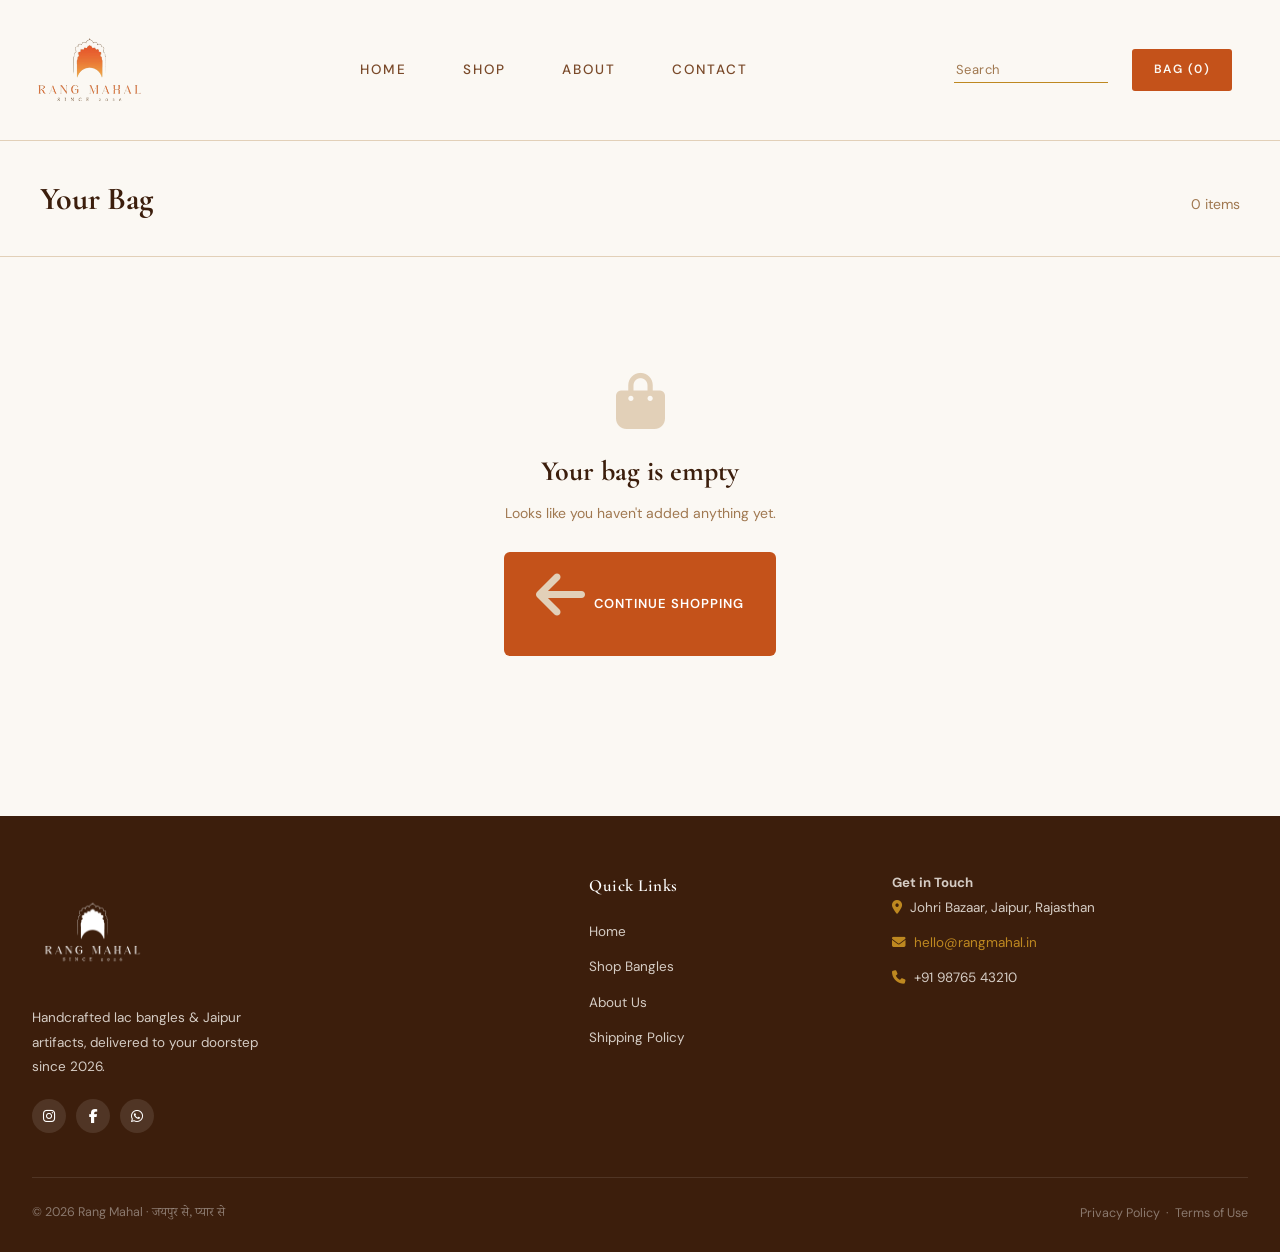
<file: cart.html>
<!DOCTYPE html>
<html lang="en">
<head>
  <meta charset="UTF-8" />
  <meta name="viewport" content="width=device-width, initial-scale=1.0" />
  <title>Your Bag — Rang Mahal Jaipur</title>
  <link rel="stylesheet" href="assets/css/styles.css" />
  <link rel="stylesheet" href="https://cdnjs.cloudflare.com/ajax/libs/font-awesome/6.5.0/css/all.min.css" />
  <style>
    .cart-header {
      background: var(--cream); border-bottom: 1px solid var(--border);
      padding: 32px 40px;
    }
    .cart-header-inner {
      max-width: 1200px; margin: 0 auto;
      display: flex; align-items: baseline; justify-content: space-between;
    }
    .cart-header h1 {
      font-family: 'Cormorant Garamond', serif;
      font-size: 32px; font-weight: 700; color: var(--brown);
    }
    .cart-header span { font-size: 14px; color: var(--text-3); }

    .cart-wrap {
      max-width: 1200px; margin: 0 auto;
      padding: 36px 40px 80px;
      display: grid; grid-template-columns: 1fr 380px;
      gap: 36px; align-items: start;
    }

    /* ── Cart items ── */
    .cart-items { display: flex; flex-direction: column; gap: 0; }
    .cart-item {
      display: flex; gap: 20px; align-items: center;
      padding: 24px 0;
      border-bottom: 1px solid var(--border);
    }
    .cart-item:first-child { padding-top: 0; }
    .cart-item-img {
      width: 110px; height: 110px; border-radius: 10px;
      overflow: hidden; flex-shrink: 0;
      border: 1px solid var(--border); background: var(--cream-2);
    }
    .cart-item-img img { width: 100%; height: 100%; object-fit: cover; }
    .cart-item-img .ph { width: 100%; height: 100%; }

    .cart-item-info { flex: 1; }
    .cart-item-cat {
      font-size: 10px; letter-spacing: 2px; text-transform: uppercase;
      color: var(--text-3); margin-bottom: 4px;
    }
    .cart-item-name {
      font-family: 'Cormorant Garamond', serif;
      font-size: 18px; font-weight: 600; color: var(--brown);
      line-height: 1.3; margin-bottom: 6px;
    }
    .cart-item-size { font-size: 12.5px; color: var(--text-3); margin-bottom: 14px; }

    .cart-item-qty {
      display: flex; align-items: center;
      border: 1.5px solid var(--border); border-radius: 4px;
      overflow: hidden; width: fit-content;
    }
    .qty-btn {
      width: 34px; height: 34px; background: transparent; border: none;
      cursor: pointer; font-size: 14px; color: var(--text-2);
      display: flex; align-items: center; justify-content: center;
      transition: background 0.2s;
    }
    .qty-btn:hover { background: var(--cream-2); }
    .qty-val {
      width: 36px; text-align: center; font-size: 14px; font-weight: 500;
      color: var(--brown);
      border-left: 1px solid var(--border); border-right: 1px solid var(--border);
      line-height: 34px;
    }

    .cart-item-right {
      display: flex; flex-direction: column; align-items: flex-end;
      gap: 12px; flex-shrink: 0;
    }
    .cart-item-price {
      font-size: 18px; font-weight: 600; color: var(--orange);
    }
    .cart-item-remove {
      background: none; border: none; cursor: pointer;
      font-size: 12px; color: var(--text-3);
      display: flex; align-items: center; gap: 4px;
      font-family: 'DM Sans', sans-serif;
      transition: color 0.2s;
    }
    .cart-item-remove:hover { color: var(--red); }

    /* ── Summary card ── */
    .cart-summary {
      background: var(--white); border: 1px solid var(--border);
      border-radius: 12px; overflow: hidden;
      position: sticky; top: 160px;
    }
    .summary-head {
      padding: 20px 24px; border-bottom: 1px solid var(--border);
      font-size: 11px; font-weight: 700; letter-spacing: 2px;
      text-transform: uppercase; color: var(--text-3);
    }
    .summary-body { padding: 24px; }
    .summary-row {
      display: flex; justify-content: space-between; align-items: center;
      font-size: 14px; color: var(--text-2); margin-bottom: 12px;
    }
    .summary-row.total {
      font-size: 17px; font-weight: 600; color: var(--brown);
      padding-top: 16px; margin-top: 4px; margin-bottom: 0;
      border-top: 1px solid var(--border);
    }
    .summary-row .free { color: #2D8A40; font-weight: 600; }
    .summary-row .total-amt { color: var(--orange); font-size: 22px; }
    .summary-foot { padding: 20px 24px; border-top: 1px solid var(--border); }
    .btn-checkout {
      display: block; width: 100%; padding: 15px; text-align: center;
      background: var(--brown); color: var(--cream); border: none; border-radius: 6px;
      font-family: 'DM Sans', sans-serif; font-size: 13.5px; font-weight: 600;
      letter-spacing: 1.5px; text-transform: uppercase;
      cursor: pointer; transition: background 0.2s; text-decoration: none;
    }
    .btn-checkout:hover { background: var(--orange); }
    .continue-link {
      display: block; text-align: center; margin-top: 14px;
      font-size: 13px; color: var(--text-3);
      transition: color 0.2s;
    }
    .continue-link:hover { color: var(--orange); }
    .secure-note {
      display: flex; align-items: center; justify-content: center; gap: 6px;
      font-size: 11px; color: var(--text-3); margin-top: 14px;
    }
    .secure-note i { color: var(--gold); }

    /* ── Empty cart ── */
    .cart-empty {
      text-align: center; padding: 80px 20px;
      grid-column: 1 / -1;
    }
    .cart-empty i { font-size: 56px; color: var(--border); margin-bottom: 20px; }
    .cart-empty h2 {
      font-family: 'Cormorant Garamond', serif;
      font-size: 28px; font-weight: 700; color: var(--brown); margin-bottom: 8px;
    }
    .cart-empty p { font-size: 14px; color: var(--text-3); margin-bottom: 28px; }
    .btn-shop {
      display: inline-flex; align-items: center; gap: 8px;
      padding: 14px 32px; border-radius: 6px;
      background: var(--orange); color: #fff;
      font-family: 'DM Sans', sans-serif; font-size: 13px; font-weight: 600;
      letter-spacing: 1px; text-transform: uppercase;
      text-decoration: none; transition: background 0.2s;
    }
    .btn-shop:hover { background: var(--brown); }

    @media (max-width: 860px) {
      .cart-wrap { grid-template-columns: 1fr; padding: 24px 20px 56px; }
      .cart-summary { position: static; }
      .cart-header { padding: 24px 20px; }
    }
    @media (max-width: 768px) {
      .cart-item { gap: 16px; }
      .cart-item-img { width: 90px; height: 90px; }
      .cart-item-name { font-size: 16px; }
      .cart-item-price { font-size: 16px; }
      .qty-btn { width: 44px; height: 44px; font-size: 16px; }
      .qty-val { line-height: 44px; width: 40px; }
      .cart-item-remove { font-size: 13px; min-height: 44px; display: flex; align-items: center; }
    }
    @media (max-width: 480px) {
      .cart-wrap { padding: 20px 16px 48px; }
      .cart-header { padding: 20px 16px; }
      .cart-header h1 { font-size: 24px; }
      .cart-item { flex-wrap: wrap; gap: 12px; padding: 18px 0; }
      .cart-item-img { width: 72px; height: 72px; }
      .cart-item-name { font-size: 15px; }
      .cart-item-right { flex-direction: row; align-items: center; width: 100%; justify-content: space-between; }
      .summary-body { padding: 18px; }
      .summary-foot { padding: 16px 18px; }
      .cart-empty h2 { font-size: 24px; }
      .cart-empty { padding: 50px 16px; }
    }
  </style>
</head>
<body>

<!-- ── Navbar ── -->
<nav class="navbar">
  <div class="nav-wrap">
    <div class="nav-logo"><a href="index.html"><img src="assets/images/logo.png" alt="Rang Mahal" /></a></div>
    <div class="nav-links">
      <a href="index.html" class="nav-link">Home</a>
      <a href="catalogue.html" class="nav-link">Shop</a>
      <a href="index.html#about" class="nav-link">About</a>
      <a href="index.html#contact" class="nav-link">Contact</a>
    </div>
    <div class="nav-right">
      <div class="nav-search"><input type="text" placeholder="Search" class="nav-search-input" /></div>
      <a href="cart.html" class="nav-bag" id="navBag" style="background:var(--orange);">Bag (0)</a>
      <button class="nav-hamburger" id="menuBtn" aria-label="Menu" onclick="toggleMenu()">
        <span></span><span></span><span></span>
      </button>
    </div>
  </div>
</nav>
<div class="mobile-menu" id="mobileMenu">
  <div class="mobile-menu-inner">
    <div class="mobile-search-wrap"><i class="fas fa-search"></i><input type="text" placeholder="Search bangles, jewellery…" /></div>
    <a href="index.html" class="mobile-nav-link">Home</a>
    <a href="catalogue.html" class="mobile-nav-link">Shop</a>
    <a href="index.html#about" class="mobile-nav-link">About</a>
    <a href="index.html#contact" class="mobile-nav-link">Contact</a>
  </div>
</div>

<!-- ── Cart header ── -->
<div class="cart-header">
  <div class="cart-header-inner">
    <h1>Your Bag</h1>
    <span id="itemCount"></span>
  </div>
</div>

<!-- ── Cart content ── -->
<div class="cart-wrap" id="cartWrap">
  <!-- Filled by JS -->
</div>

<!-- ── Footer ── -->
<footer class="footer">
  <div class="footer-grid">
    <div>
      <div class="footer-logo"><img src="assets/images/logo.png" alt="Rang Mahal" /></div>
      <p class="footer-desc">Handcrafted lac bangles &amp; Jaipur artifacts, delivered to your doorstep since 2026.</p>
      <div class="footer-socials">
        <a href="#" class="social-btn" id="social-instagram"><i class="fab fa-instagram"></i></a>
        <a href="#" class="social-btn" id="social-facebook"><i class="fab fa-facebook-f"></i></a>
        <a href="#" class="social-btn" id="social-whatsapp"><i class="fab fa-whatsapp"></i></a>
      </div>
    </div>
    <div class="footer-col">
      <h5>Quick Links</h5>
      <ul class="footer-list">
        <li><a href="index.html">Home</a></li>
        <li><a href="catalogue.html">Shop Bangles</a></li>
        <li><a href="index.html#about">About Us</a></li>
        <li><a href="#">Shipping Policy</a></li>
      </ul>
    </div>
    <div class="footer-contact">
      <h5>Get in Touch</h5>
      <p><i class="fas fa-location-dot" style="color:var(--gold);margin-right:8px;"></i><span id="footer-address">Johri Bazaar, Jaipur, Rajasthan</span></p>
      <p style="margin-top:8px;"><i class="fas fa-envelope" style="color:var(--gold);margin-right:8px;"></i><a href="mailto:hello@rangmahal.in" style="color:var(--gold);" id="footer-email">hello@rangmahal.in</a></p>
      <p style="margin-top:8px;"><i class="fas fa-phone" style="color:var(--gold);margin-right:8px;"></i><span id="footer-phone">+91 98765 43210</span></p>
    </div>
  </div>
  <div class="footer-bottom">
    <span>© 2026 Rang Mahal · <span class="hindi">जयपुर से, प्यार से</span></span>
    <span>Privacy Policy &nbsp;·&nbsp; Terms of Use</span>
  </div>
</footer>

<script>
  function getCart() { var d = localStorage.getItem('rm_cart'); return d ? JSON.parse(d) : []; }
  function saveCart(c) { localStorage.setItem('rm_cart', JSON.stringify(c)); }

  function updateBagCount() {
    var cart = getCart();
    var total = cart.reduce(function(s,i){ return s + i.qty; }, 0);
    document.getElementById('navBag').textContent = 'Bag (' + total + ')';
    document.getElementById('itemCount').textContent = total + (total === 1 ? ' item' : ' items');
  }

  function renderCart() {
    var cart = getCart();
    var wrap = document.getElementById('cartWrap');
    updateBagCount();

    if (!cart.length) {
      wrap.innerHTML =
        '<div class="cart-empty">' +
          '<i class="fas fa-shopping-bag"></i>' +
          '<h2>Your bag is empty</h2>' +
          '<p>Looks like you haven\'t added anything yet.</p>' +
          '<a href="catalogue.html" class="btn-shop"><i class="fas fa-arrow-left"></i> Continue Shopping</a>' +
        '</div>';
      return;
    }

    var subtotal = cart.reduce(function(s,i){ return s + (i.price * i.qty); }, 0);
    var shipping = subtotal >= 999 ? 0 : 79;
    var total = subtotal + shipping;

    var itemsHTML = '<div class="cart-items">' + cart.map(function(item, idx) {
      var imgHTML = item.image
        ? '<img src="' + item.image + '" />'
        : '<div class="ph ' + (item.color || 'ph-gold') + '"></div>';

      return '<div class="cart-item">' +
        '<div class="cart-item-img">' + imgHTML + '</div>' +
        '<div class="cart-item-info">' +
          '<div class="cart-item-cat">' + (item.category || 'Lac Bangles') + '</div>' +
          '<div class="cart-item-name">' + item.name + '</div>' +
          '<div class="cart-item-size">Size: ' + item.size + '</div>' +
          '<div class="cart-item-qty">' +
            '<button class="qty-btn" onclick="changeQty(' + idx + ',-1)">−</button>' +
            '<span class="qty-val">' + item.qty + '</span>' +
            '<button class="qty-btn" onclick="changeQty(' + idx + ',1)">+</button>' +
          '</div>' +
        '</div>' +
        '<div class="cart-item-right">' +
          '<div class="cart-item-price">₹' + (item.price * item.qty).toLocaleString('en-IN') + '</div>' +
          '<button class="cart-item-remove" onclick="removeItem(' + idx + ')"><i class="fas fa-trash-alt"></i> Remove</button>' +
        '</div>' +
      '</div>';
    }).join('') + '</div>';

    var summaryHTML =
      '<div class="cart-summary">' +
        '<div class="summary-head">Order Summary</div>' +
        '<div class="summary-body">' +
          '<div class="summary-row"><span>Subtotal (' + cart.reduce(function(s,i){return s+i.qty;},0) + ' items)</span><span>₹' + subtotal.toLocaleString('en-IN') + '</span></div>' +
          '<div class="summary-row"><span>Shipping</span><span class="' + (shipping === 0 ? 'free' : '') + '">' + (shipping === 0 ? 'Free' : '₹' + shipping) + '</span></div>' +
          (shipping > 0 ? '<div style="font-size:11px;color:var(--text-3);margin-bottom:12px;">Add ₹' + (999 - subtotal) + ' more for free shipping</div>' : '') +
          '<div class="summary-row total"><span>Total</span><span class="total-amt">₹' + total.toLocaleString('en-IN') + '</span></div>' +
        '</div>' +
        '<div class="summary-foot">' +
          '<a href="checkout.html" class="btn-checkout"><i class="fas fa-lock" style="margin-right:6px;"></i> Proceed to Checkout</a>' +
          '<a href="catalogue.html" class="continue-link"><i class="fas fa-arrow-left" style="margin-right:4px;"></i> Continue Shopping</a>' +
          '<div class="secure-note"><i class="fas fa-shield-alt"></i> Secure checkout · SSL encrypted</div>' +
        '</div>' +
      '</div>';

    wrap.innerHTML = itemsHTML + summaryHTML;
  }

  function changeQty(idx, delta) {
    var cart = getCart();
    if (!cart[idx]) return;
    cart[idx].qty = Math.max(1, cart[idx].qty + delta);
    saveCart(cart);
    renderCart();
  }

  function removeItem(idx) {
    var cart = getCart();
    cart.splice(idx, 1);
    saveCart(cart);
    renderCart();
  }

  function toggleMenu() {
    document.getElementById('mobileMenu').classList.toggle('open');
    document.getElementById('menuBtn').classList.toggle('open');
  }
  document.addEventListener('click', function(e) {
    if (!e.target.closest('.navbar') && !e.target.closest('.mobile-menu')) {
      document.getElementById('mobileMenu').classList.remove('open');
      document.getElementById('menuBtn').classList.remove('open');
    }
  });

  // Sync footer settings
  (function(){
    try {
      var d = localStorage.getItem('rm_settings');
      if(!d) return;
      var s = JSON.parse(d); var el;
      el = document.getElementById('footer-address'); if(el && s.address) el.textContent = s.address;
      el = document.getElementById('footer-email');   if(el && s.email){ el.textContent = s.email; el.href = 'mailto:' + s.email; }
      el = document.getElementById('footer-phone');   if(el && s.phone) el.textContent = s.phone;
      el = document.getElementById('social-instagram'); if(el && s.instagram) el.href = s.instagram;
      el = document.getElementById('social-facebook');  if(el && s.facebook) el.href = s.facebook;
      el = document.getElementById('social-whatsapp');  if(el && s.whatsapp){ el.href = 'https://wa.me/' + s.whatsapp.replace(/[^0-9]/g,''); }
    } catch(e){}
  })();

  renderCart();
</script>
</body>
</html>
</file>
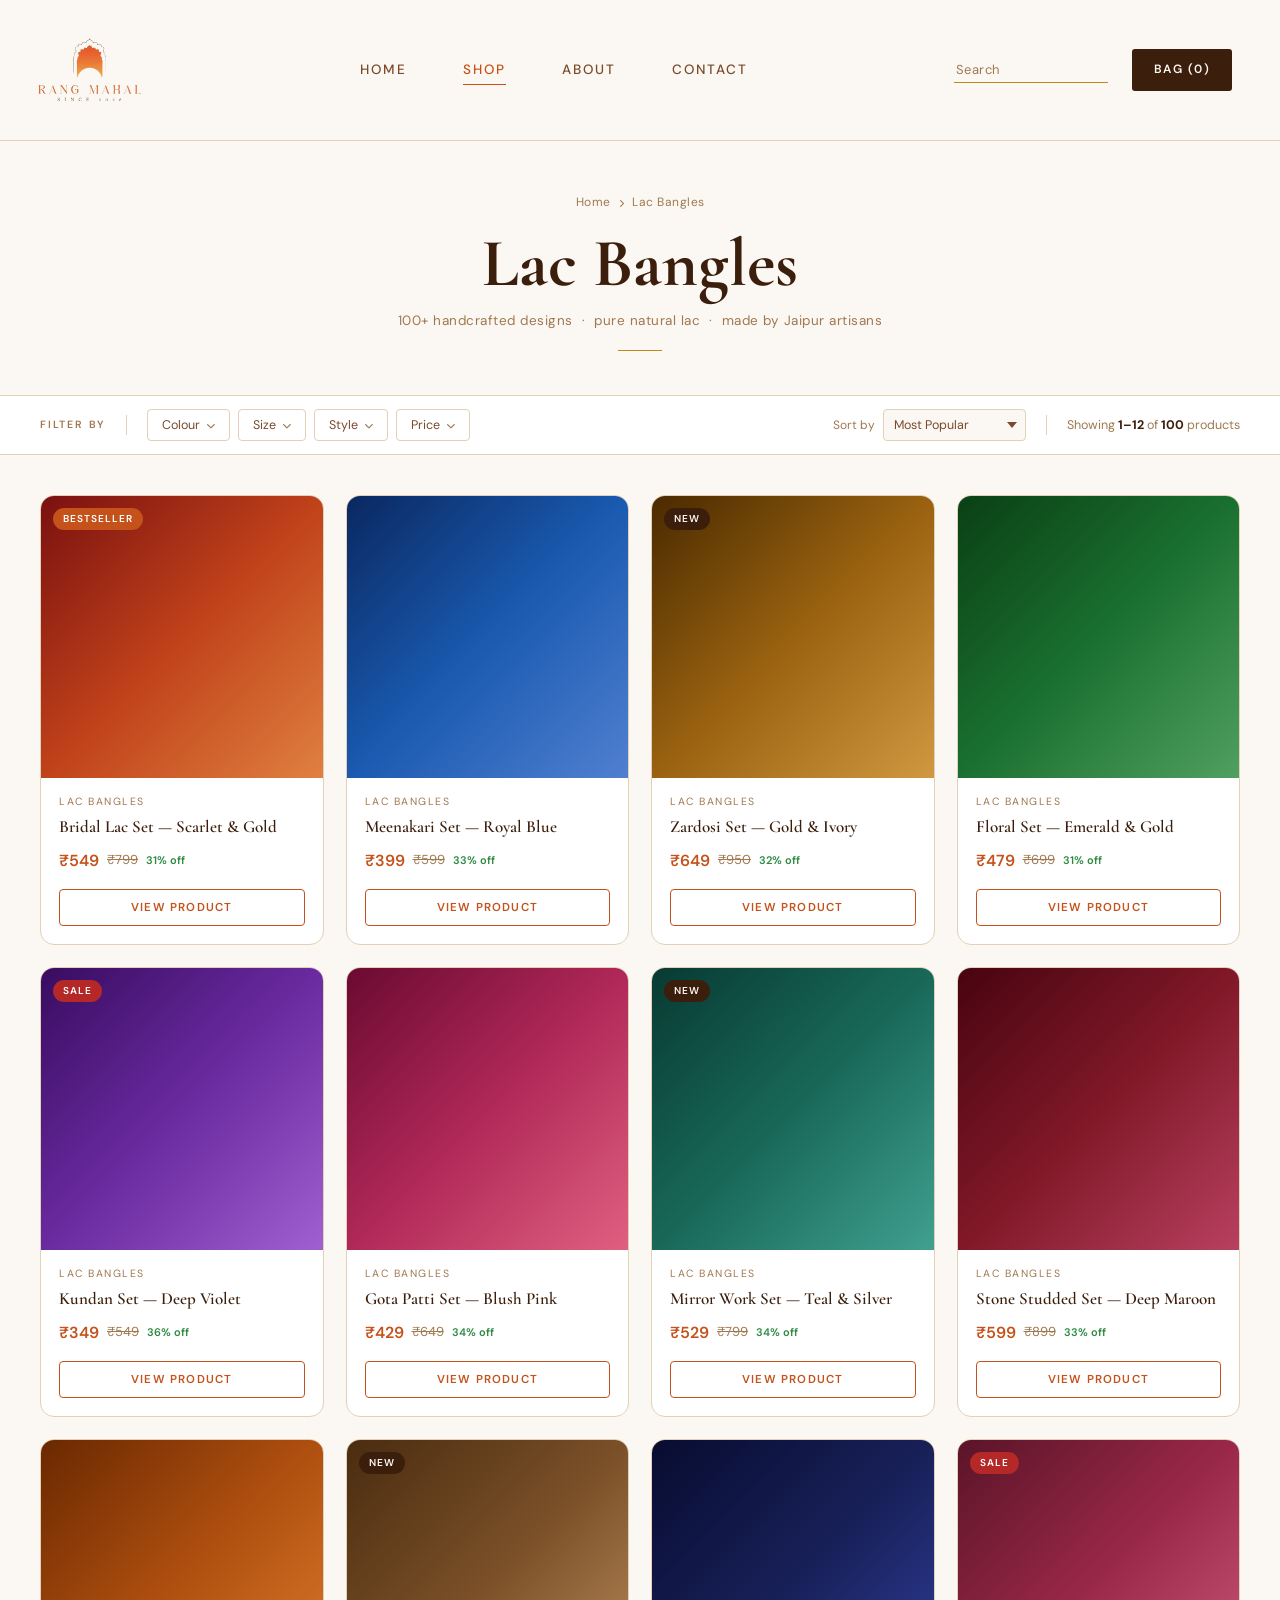
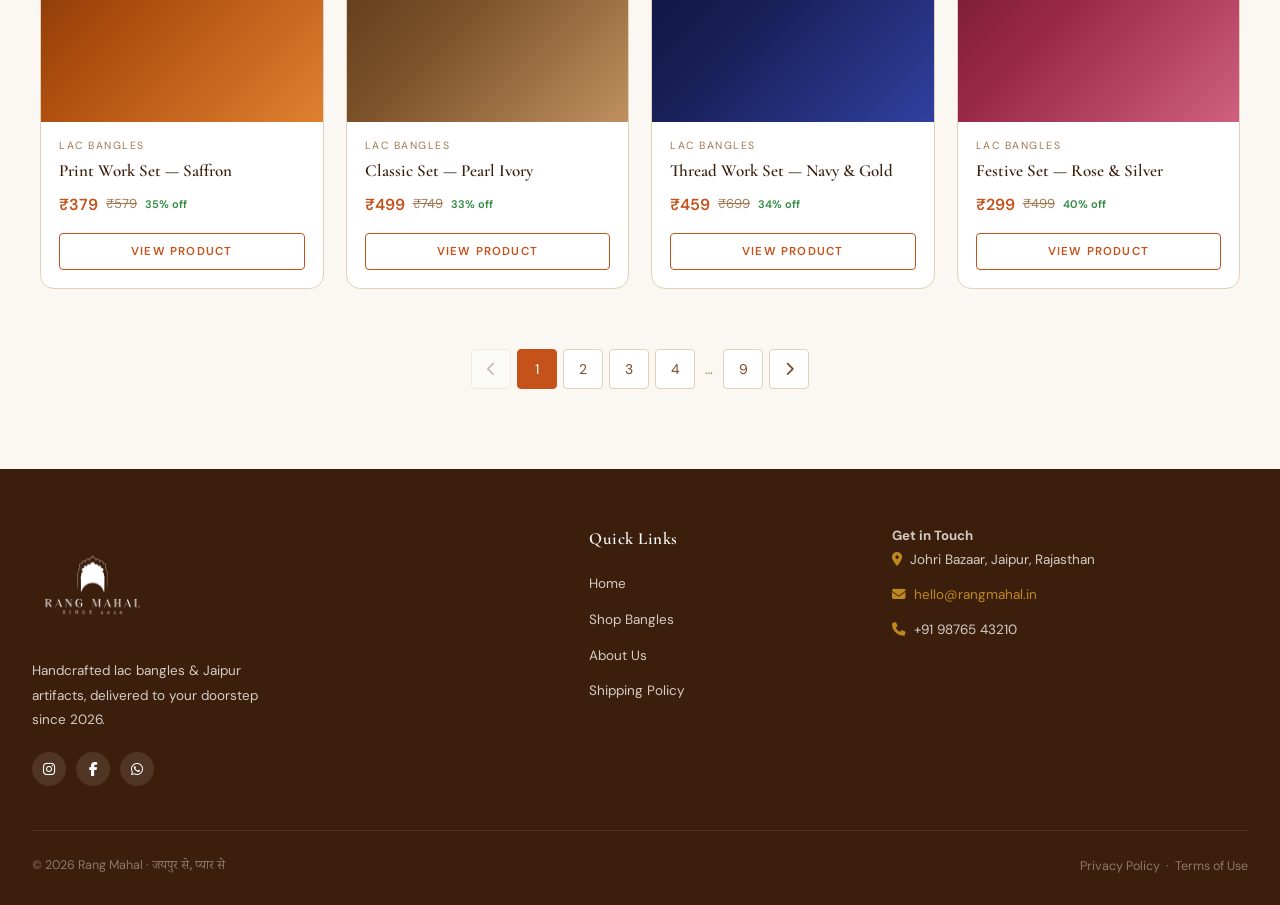
<file: catalogue.html>
<!DOCTYPE html>
<html lang="en">
<head>
  <meta charset="UTF-8" />
  <meta name="viewport" content="width=device-width, initial-scale=1.0" />
  <title>Lac Bangles — Rang Mahal Jaipur</title>
  <link rel="stylesheet" href="assets/css/styles.css" />
  <link rel="stylesheet" href="https://cdnjs.cloudflare.com/ajax/libs/font-awesome/6.5.0/css/all.min.css" />
  <style>

    /* ══════════════════════════════════════════
       CATEGORY BANNER
    ══════════════════════════════════════════ */
    .cat-banner {
      background: var(--cream);
      text-align: center;
      padding: 52px 40px 44px;
      border-bottom: 1px solid var(--border);
    }
    .breadcrumb {
      display: flex; align-items: center; justify-content: center; gap: 8px;
      font-size: 12px; color: var(--text-3);
      letter-spacing: 0.5px; margin-bottom: 18px;
    }
    .breadcrumb a { color: var(--text-3); transition: color var(--t); }
    .breadcrumb a:hover { color: var(--orange); }
    .breadcrumb i { font-size: 8px; }
    .cat-banner h1 {
      font-family: 'Cormorant Garamond', serif;
      font-size: clamp(42px, 5.5vw, 68px);
      font-weight: 700; color: var(--brown); line-height: 1;
      margin-bottom: 12px;
    }
    .cat-banner p {
      font-size: 13.5px; color: var(--text-3); letter-spacing: 0.5px;
    }
    .cat-divider {
      width: 44px; height: 1.5px; background: var(--gold);
      margin: 18px auto 0;
    }

    /* ══════════════════════════════════════════
       FILTER TOOLBAR
    ══════════════════════════════════════════ */
    .filter-toolbar {
      background: var(--white);
      border-bottom: 1px solid var(--border);
      position: sticky; top: 140px; z-index: 50;
      padding: 0 40px;
    }
    .filter-toolbar-inner {
      max-width: 1440px; margin: 0 auto;
      display: flex; align-items: center;
      height: 58px; gap: 20px;
    }
    .filter-label {
      font-size: 10.5px; font-weight: 600; letter-spacing: 1.8px;
      text-transform: uppercase; color: var(--text-3);
      white-space: nowrap; flex-shrink: 0;
    }
    .filter-divider { width: 1px; height: 20px; background: var(--border); flex-shrink: 0; }
    .filter-btns { display: flex; align-items: center; gap: 8px; }
    .filter-btn {
      display: inline-flex; align-items: center; gap: 6px;
      padding: 7px 14px; border-radius: 4px;
      border: 1px solid var(--border);
      background: transparent; color: var(--text-2);
      font-family: 'DM Sans', sans-serif;
      font-size: 12.5px; cursor: pointer;
      transition: all var(--t); white-space: nowrap;
    }
    .filter-btn i { font-size: 9px; color: var(--text-3); transition: color var(--t); }
    .filter-btn:hover { border-color: var(--orange); color: var(--orange); }
    .filter-btn:hover i { color: var(--orange); }
    .filter-btn.active {
      border-color: var(--orange); color: var(--orange);
      background: rgba(196,82,26,0.05);
    }

    .toolbar-gap { flex: 1; }

    .sort-group { display: flex; align-items: center; gap: 8px; flex-shrink: 0; }
    .sort-label { font-size: 12px; color: var(--text-3); white-space: nowrap; }
    .sort-select {
      padding: 7px 28px 7px 10px; border-radius: 4px;
      border: 1px solid var(--border); background: var(--cream)
        url("data:image/svg+xml,%3Csvg xmlns='http://www.w3.org/2000/svg' width='10' height='6'%3E%3Cpath d='M0 0l5 6 5-6z' fill='%237A4A2A'/%3E%3C/svg%3E")
        no-repeat right 8px center;
      appearance: none; font-family: 'DM Sans', sans-serif;
      font-size: 12.5px; color: var(--text-2);
      cursor: pointer; outline: none;
    }
    .sort-select:focus { border-color: var(--orange); }

    .results-text {
      font-size: 12.5px; color: var(--text-3);
      white-space: nowrap; flex-shrink: 0;
      border-left: 1px solid var(--border);
      padding-left: 20px;
    }
    .results-text strong { color: var(--brown); }

    /* ══════════════════════════════════════════
       PRODUCTS GRID
    ══════════════════════════════════════════ */
    .shop-wrap {
      max-width: 1440px; margin: 0 auto;
      padding: 40px 40px 80px;
    }

    /* ══════════════════════════════════════════
       PAGINATION
    ══════════════════════════════════════════ */
    .pagination {
      display: flex; align-items: center; justify-content: center;
      gap: 6px; margin-top: 60px;
    }
    .pg-btn {
      min-width: 40px; height: 40px; border-radius: 4px;
      background: var(--white); border: 1px solid var(--border);
      font-family: 'DM Sans', sans-serif; font-size: 14px;
      color: var(--text-2); cursor: pointer;
      display: flex; align-items: center; justify-content: center;
      padding: 0 10px; transition: all var(--t);
    }
    .pg-btn:hover      { border-color: var(--orange); color: var(--orange); }
    .pg-btn.active     { background: var(--orange); color: #fff; border-color: var(--orange); }
    .pg-btn:disabled   { opacity: 0.35; cursor: default; pointer-events: none; }
    .pg-ellipsis       { color: var(--text-3); padding: 0 4px; font-size: 14px; }

    /* ══════════════════════════════════════════
       RESPONSIVE
    ══════════════════════════════════════════ */
    @media (max-width: 1024px) {
      .results-text { display: none; }
    }
    @media (max-width: 768px) {
      .cat-banner      { padding: 28px 20px 24px; }
      .cat-banner h1   { font-size: 32px; }
      .cat-banner p    { font-size: 12px; }
      .filter-toolbar  { padding: 0 16px; top: 72px; }
      .filter-label, .filter-divider { display: none; }
      .filter-btns     { gap: 6px; overflow-x: auto; -webkit-overflow-scrolling: touch; }
      .filter-btn      { padding: 7px 12px; font-size: 11.5px; }
      .sort-group      { display: none; }
      .shop-wrap       { padding: 20px 16px 48px; }
      .pagination      { margin-top: 36px; }
      .pg-btn          { min-width: 44px; height: 44px; }
    }
    @media (max-width: 480px) {
      .cat-banner      { padding: 22px 16px 20px; }
      .cat-banner h1   { font-size: 28px; }
      .filter-toolbar-inner { height: 48px; gap: 10px; }
      .filter-btn      { padding: 6px 10px; font-size: 11px; }
      .shop-wrap       { padding: 16px 12px 40px; }
      .pagination      { gap: 4px; }
    }
  </style>
</head>
<body>

<!-- ── Navbar ──────────────────────────────────────────────── -->
<nav class="navbar">
  <div class="nav-wrap">
    <div class="nav-logo">
      <a href="index.html"><img src="assets/images/logo.png" alt="Rang Mahal" /></a>
    </div>
    <div class="nav-links">
      <a href="index.html" class="nav-link">Home</a>
      <a href="catalogue.html" class="nav-link active">Shop</a>
      <a href="index.html#about" class="nav-link">About</a>
      <a href="index.html#contact" class="nav-link">Contact</a>
    </div>
    <div class="nav-right">
      <div class="nav-search">
        <input type="text" placeholder="Search" class="nav-search-input" />
      </div>
      <a href="cart.html" class="nav-bag" id="navBag">Bag (0)</a>
      <button class="nav-hamburger" id="menuBtn" aria-label="Menu" onclick="toggleMenu()">
        <span></span><span></span><span></span>
      </button>
    </div>
  </div>
</nav>
<div class="mobile-menu" id="mobileMenu">
  <div class="mobile-menu-inner">
    <div class="mobile-search-wrap">
      <i class="fas fa-search"></i>
      <input type="text" placeholder="Search bangles, jewellery…" />
    </div>
    <a href="index.html" class="mobile-nav-link">Home</a>
    <a href="catalogue.html" class="mobile-nav-link active">Shop</a>
    <a href="index.html#about" class="mobile-nav-link">About</a>
    <a href="index.html#contact" class="mobile-nav-link">Contact</a>
  </div>
</div>

<!-- ── Category Banner ─────────────────────────────────────── -->
<div class="cat-banner">
  <div class="breadcrumb">
    <a href="index.html">Home</a>
    <i class="fas fa-chevron-right"></i>
    <span>Lac Bangles</span>
  </div>
  <h1>Lac Bangles</h1>
  <p>100+ handcrafted designs &nbsp;·&nbsp; pure natural lac &nbsp;·&nbsp; made by Jaipur artisans</p>
  <div class="cat-divider"></div>
</div>

<!-- ── Filter Toolbar ──────────────────────────────────────── -->
<div class="filter-toolbar">
  <div class="filter-toolbar-inner">

    <span class="filter-label">Filter by</span>
    <div class="filter-divider"></div>

    <div class="filter-btns">
      <button class="filter-btn" onclick="this.classList.toggle('active')">
        Colour <i class="fas fa-chevron-down"></i>
      </button>
      <button class="filter-btn" onclick="this.classList.toggle('active')">
        Size <i class="fas fa-chevron-down"></i>
      </button>
      <button class="filter-btn" onclick="this.classList.toggle('active')">
        Style <i class="fas fa-chevron-down"></i>
      </button>
      <button class="filter-btn" onclick="this.classList.toggle('active')">
        Price <i class="fas fa-chevron-down"></i>
      </button>
    </div>

    <div class="toolbar-gap"></div>

    <div class="sort-group">
      <span class="sort-label">Sort by</span>
      <select class="sort-select">
        <option>Most Popular</option>
        <option>Price: Low to High</option>
        <option>Price: High to Low</option>
        <option>Newest First</option>
        <option>Best Rated</option>
      </select>
    </div>

    <span class="results-text">Showing <strong>1–12</strong> of <strong>100</strong> products</span>

  </div>
</div>

<!-- ── Products Grid ───────────────────────────────────────── -->
<div class="shop-wrap">
  <div class="grid-4" id="productsGrid">

    <!-- 1 -->
    <div class="card">
      <div class="card-img">
        <div class="ph ph-red"></div>
        <div class="card-badge badge-hot">Bestseller</div>
        <button class="card-wish"><i class="far fa-heart"></i></button>
      </div>
      <div class="card-body">
        <div class="card-sub">Lac Bangles</div>
        <div class="card-name">Bridal Lac Set — Scarlet &amp; Gold</div>
        <div class="card-price">
          <span class="price-now">₹549</span>
          <span class="price-was">₹799</span>
          <span class="price-off">31% off</span>
        </div>
      </div>
      <div class="card-footer"><button class="card-btn" onclick="window.location.href='product.html'">View Product</button></div>
    </div>

    <!-- 2 -->
    <div class="card">
      <div class="card-img">
        <div class="ph ph-blue"></div>
        <button class="card-wish"><i class="far fa-heart"></i></button>
      </div>
      <div class="card-body">
        <div class="card-sub">Lac Bangles</div>
        <div class="card-name">Meenakari Set — Royal Blue</div>
        <div class="card-price">
          <span class="price-now">₹399</span>
          <span class="price-was">₹599</span>
          <span class="price-off">33% off</span>
        </div>
      </div>
      <div class="card-footer"><button class="card-btn" onclick="window.location.href='product.html'">View Product</button></div>
    </div>

    <!-- 3 -->
    <div class="card">
      <div class="card-img">
        <div class="ph ph-gold"></div>
        <div class="card-badge badge-new">New</div>
        <button class="card-wish"><i class="far fa-heart"></i></button>
      </div>
      <div class="card-body">
        <div class="card-sub">Lac Bangles</div>
        <div class="card-name">Zardosi Set — Gold &amp; Ivory</div>
        <div class="card-price">
          <span class="price-now">₹649</span>
          <span class="price-was">₹950</span>
          <span class="price-off">32% off</span>
        </div>
      </div>
      <div class="card-footer"><button class="card-btn" onclick="window.location.href='product.html'">View Product</button></div>
    </div>

    <!-- 4 -->
    <div class="card">
      <div class="card-img">
        <div class="ph ph-green"></div>
        <button class="card-wish"><i class="far fa-heart"></i></button>
      </div>
      <div class="card-body">
        <div class="card-sub">Lac Bangles</div>
        <div class="card-name">Floral Set — Emerald &amp; Gold</div>
        <div class="card-price">
          <span class="price-now">₹479</span>
          <span class="price-was">₹699</span>
          <span class="price-off">31% off</span>
        </div>
      </div>
      <div class="card-footer"><button class="card-btn" onclick="window.location.href='product.html'">View Product</button></div>
    </div>

    <!-- 5 -->
    <div class="card">
      <div class="card-img">
        <div class="ph ph-purple"></div>
        <div class="card-badge badge-sale">Sale</div>
        <button class="card-wish"><i class="far fa-heart"></i></button>
      </div>
      <div class="card-body">
        <div class="card-sub">Lac Bangles</div>
        <div class="card-name">Kundan Set — Deep Violet</div>
        <div class="card-price">
          <span class="price-now">₹349</span>
          <span class="price-was">₹549</span>
          <span class="price-off">36% off</span>
        </div>
      </div>
      <div class="card-footer"><button class="card-btn" onclick="window.location.href='product.html'">View Product</button></div>
    </div>

    <!-- 6 -->
    <div class="card">
      <div class="card-img">
        <div class="ph ph-pink"></div>
        <button class="card-wish"><i class="far fa-heart"></i></button>
      </div>
      <div class="card-body">
        <div class="card-sub">Lac Bangles</div>
        <div class="card-name">Gota Patti Set — Blush Pink</div>
        <div class="card-price">
          <span class="price-now">₹429</span>
          <span class="price-was">₹649</span>
          <span class="price-off">34% off</span>
        </div>
      </div>
      <div class="card-footer"><button class="card-btn" onclick="window.location.href='product.html'">View Product</button></div>
    </div>

    <!-- 7 -->
    <div class="card">
      <div class="card-img">
        <div class="ph ph-teal"></div>
        <div class="card-badge badge-new">New</div>
        <button class="card-wish"><i class="far fa-heart"></i></button>
      </div>
      <div class="card-body">
        <div class="card-sub">Lac Bangles</div>
        <div class="card-name">Mirror Work Set — Teal &amp; Silver</div>
        <div class="card-price">
          <span class="price-now">₹529</span>
          <span class="price-was">₹799</span>
          <span class="price-off">34% off</span>
        </div>
      </div>
      <div class="card-footer"><button class="card-btn" onclick="window.location.href='product.html'">View Product</button></div>
    </div>

    <!-- 8 -->
    <div class="card">
      <div class="card-img">
        <div class="ph ph-maroon"></div>
        <button class="card-wish"><i class="far fa-heart"></i></button>
      </div>
      <div class="card-body">
        <div class="card-sub">Lac Bangles</div>
        <div class="card-name">Stone Studded Set — Deep Maroon</div>
        <div class="card-price">
          <span class="price-now">₹599</span>
          <span class="price-was">₹899</span>
          <span class="price-off">33% off</span>
        </div>
      </div>
      <div class="card-footer"><button class="card-btn" onclick="window.location.href='product.html'">View Product</button></div>
    </div>

    <!-- 9 -->
    <div class="card">
      <div class="card-img">
        <div class="ph ph-saffron"></div>
        <button class="card-wish"><i class="far fa-heart"></i></button>
      </div>
      <div class="card-body">
        <div class="card-sub">Lac Bangles</div>
        <div class="card-name">Print Work Set — Saffron</div>
        <div class="card-price">
          <span class="price-now">₹379</span>
          <span class="price-was">₹579</span>
          <span class="price-off">35% off</span>
        </div>
      </div>
      <div class="card-footer"><button class="card-btn" onclick="window.location.href='product.html'">View Product</button></div>
    </div>

    <!-- 10 -->
    <div class="card">
      <div class="card-img">
        <div class="ph ph-ivory"></div>
        <div class="card-badge badge-new">New</div>
        <button class="card-wish"><i class="far fa-heart"></i></button>
      </div>
      <div class="card-body">
        <div class="card-sub">Lac Bangles</div>
        <div class="card-name">Classic Set — Pearl Ivory</div>
        <div class="card-price">
          <span class="price-now">₹499</span>
          <span class="price-was">₹749</span>
          <span class="price-off">33% off</span>
        </div>
      </div>
      <div class="card-footer"><button class="card-btn" onclick="window.location.href='product.html'">View Product</button></div>
    </div>

    <!-- 11 -->
    <div class="card">
      <div class="card-img">
        <div class="ph ph-navy"></div>
        <button class="card-wish"><i class="far fa-heart"></i></button>
      </div>
      <div class="card-body">
        <div class="card-sub">Lac Bangles</div>
        <div class="card-name">Thread Work Set — Navy &amp; Gold</div>
        <div class="card-price">
          <span class="price-now">₹459</span>
          <span class="price-was">₹699</span>
          <span class="price-off">34% off</span>
        </div>
      </div>
      <div class="card-footer"><button class="card-btn" onclick="window.location.href='product.html'">View Product</button></div>
    </div>

    <!-- 12 -->
    <div class="card">
      <div class="card-img">
        <div class="ph ph-rose"></div>
        <div class="card-badge badge-sale">Sale</div>
        <button class="card-wish"><i class="far fa-heart"></i></button>
      </div>
      <div class="card-body">
        <div class="card-sub">Lac Bangles</div>
        <div class="card-name">Festive Set — Rose &amp; Silver</div>
        <div class="card-price">
          <span class="price-now">₹299</span>
          <span class="price-was">₹499</span>
          <span class="price-off">40% off</span>
        </div>
      </div>
      <div class="card-footer"><button class="card-btn" onclick="window.location.href='product.html'">View Product</button></div>
    </div>

  </div>

  <!-- Pagination -->
  <div class="pagination">
    <button class="pg-btn" disabled><i class="fas fa-chevron-left"></i></button>
    <button class="pg-btn active">1</button>
    <button class="pg-btn" onclick="goPage(this)">2</button>
    <button class="pg-btn" onclick="goPage(this)">3</button>
    <button class="pg-btn" onclick="goPage(this)">4</button>
    <span class="pg-ellipsis">…</span>
    <button class="pg-btn" onclick="goPage(this)">9</button>
    <button class="pg-btn" onclick="goPage(this)"><i class="fas fa-chevron-right"></i></button>
  </div>

</div>

<!-- ── Footer ──────────────────────────────────────────────── -->
<footer class="footer">
  <div class="footer-grid">
    <div>
      <div class="footer-logo"><img src="assets/images/logo.png" alt="Rang Mahal" /></div>
      <p class="footer-desc">
        Handcrafted lac bangles &amp; Jaipur artifacts, delivered to your doorstep since 2026.
      </p>
      <div class="footer-socials">
        <a href="#" class="social-btn" id="social-instagram"><i class="fab fa-instagram"></i></a>
        <a href="#" class="social-btn" id="social-facebook"><i class="fab fa-facebook-f"></i></a>
        <a href="#" class="social-btn" id="social-whatsapp"><i class="fab fa-whatsapp"></i></a>
      </div>
    </div>
    <div class="footer-col">
      <h5>Quick Links</h5>
      <ul class="footer-list">
        <li><a href="index.html">Home</a></li>
        <li><a href="catalogue.html">Shop Bangles</a></li>
        <li><a href="index.html#about">About Us</a></li>
        <li><a href="#">Shipping Policy</a></li>
      </ul>
    </div>
    <div class="footer-contact">
      <h5>Get in Touch</h5>
      <p><i class="fas fa-location-dot" style="color:var(--gold);margin-right:8px;"></i><span id="footer-address">Johri Bazaar, Jaipur, Rajasthan</span></p>
      <p style="margin-top:8px;"><i class="fas fa-envelope" style="color:var(--gold);margin-right:8px;"></i><a href="mailto:hello@rangmahal.in" style="color:var(--gold);" id="footer-email">hello@rangmahal.in</a></p>
      <p style="margin-top:8px;"><i class="fas fa-phone" style="color:var(--gold);margin-right:8px;"></i><span id="footer-phone">+91 98765 43210</span></p>
    </div>
  </div>
  <div class="footer-bottom">
    <span>© 2026 Rang Mahal · <span class="hindi">जयपुर से, प्यार से</span></span>
    <span>Privacy Policy &nbsp;·&nbsp; Terms of Use</span>
  </div>
</footer>

<script>
  (function(){
    var c = localStorage.getItem('rm_cart');
    var total = c ? JSON.parse(c).reduce(function(s,i){return s+i.qty;},0) : 0;
    var el = document.getElementById('navBag');
    if(el) el.textContent = 'Bag (' + total + ')';
  })();

  function goPage(btn) {
    document.querySelectorAll('.pg-btn').forEach(b => b.classList.remove('active'));
    btn.classList.add('active');
    window.scrollTo({ top: 0, behavior: 'smooth' });
  }

  function toggleMenu() {
    document.getElementById('mobileMenu').classList.toggle('open');
    document.getElementById('menuBtn').classList.toggle('open');
  }
  document.addEventListener('click', function(e) {
    if (!e.target.closest('.navbar') && !e.target.closest('.mobile-menu')) {
      document.getElementById('mobileMenu').classList.remove('open');
      document.getElementById('menuBtn').classList.remove('open');
    }
  });

  // ── Sync admin settings from localStorage ──
  (function(){
    try {
      var d = localStorage.getItem('rm_settings');
      if(!d) return;
      var s = JSON.parse(d);
      var el;
      el = document.getElementById('footer-address'); if(el && s.address) el.textContent = s.address;
      el = document.getElementById('footer-email');   if(el && s.email){ el.textContent = s.email; el.href = 'mailto:' + s.email; }
      el = document.getElementById('footer-phone');   if(el && s.phone) el.textContent = s.phone;
      el = document.getElementById('social-instagram'); if(el && s.instagram) el.href = s.instagram;
      el = document.getElementById('social-facebook');  if(el && s.facebook) el.href = s.facebook;
      el = document.getElementById('social-whatsapp');  if(el && s.whatsapp){ el.href = 'https://wa.me/' + s.whatsapp.replace(/[^0-9]/g,''); }
    } catch(e){}

    var pd = localStorage.getItem('rm_products');
    if(!pd) return;
    var products = JSON.parse(pd).filter(function(p){ return p.status === 'active'; });
    if(!products.length) return;
    function card(p){
      var off = p.mrp > p.price ? Math.round((1 - p.price/p.mrp)*100) : 0;
      var img = p.images && p.images[0] ? '<img src="'+p.images[0]+'" style="width:100%;height:100%;object-fit:cover;">' : '<div class="ph '+(p.color||'ph-gold')+'"></div>';
      return '<div class="card"><div class="card-img">'+img+'</div><div class="card-body"><div class="card-sub">'+p.category+'</div><div class="card-name">'+p.name+'</div><div class="card-price"><span class="price-now">₹'+p.price.toLocaleString('en-IN')+'</span>'+(p.mrp>p.price?'<span class="price-was">₹'+p.mrp.toLocaleString('en-IN')+'</span>':'')+(off?'<span class="price-off">'+off+'% off</span>':'')+'</div></div><div class="card-footer"><a href="product.html?id='+p.id+'" class="card-btn" style="display:block;text-align:center;padding:10px;">View Product</a></div></div>';
    }
    var g = document.getElementById('productsGrid');
    if(g) g.innerHTML = products.map(card).join('');
  })();
</script>
</body>
</html>
</file>
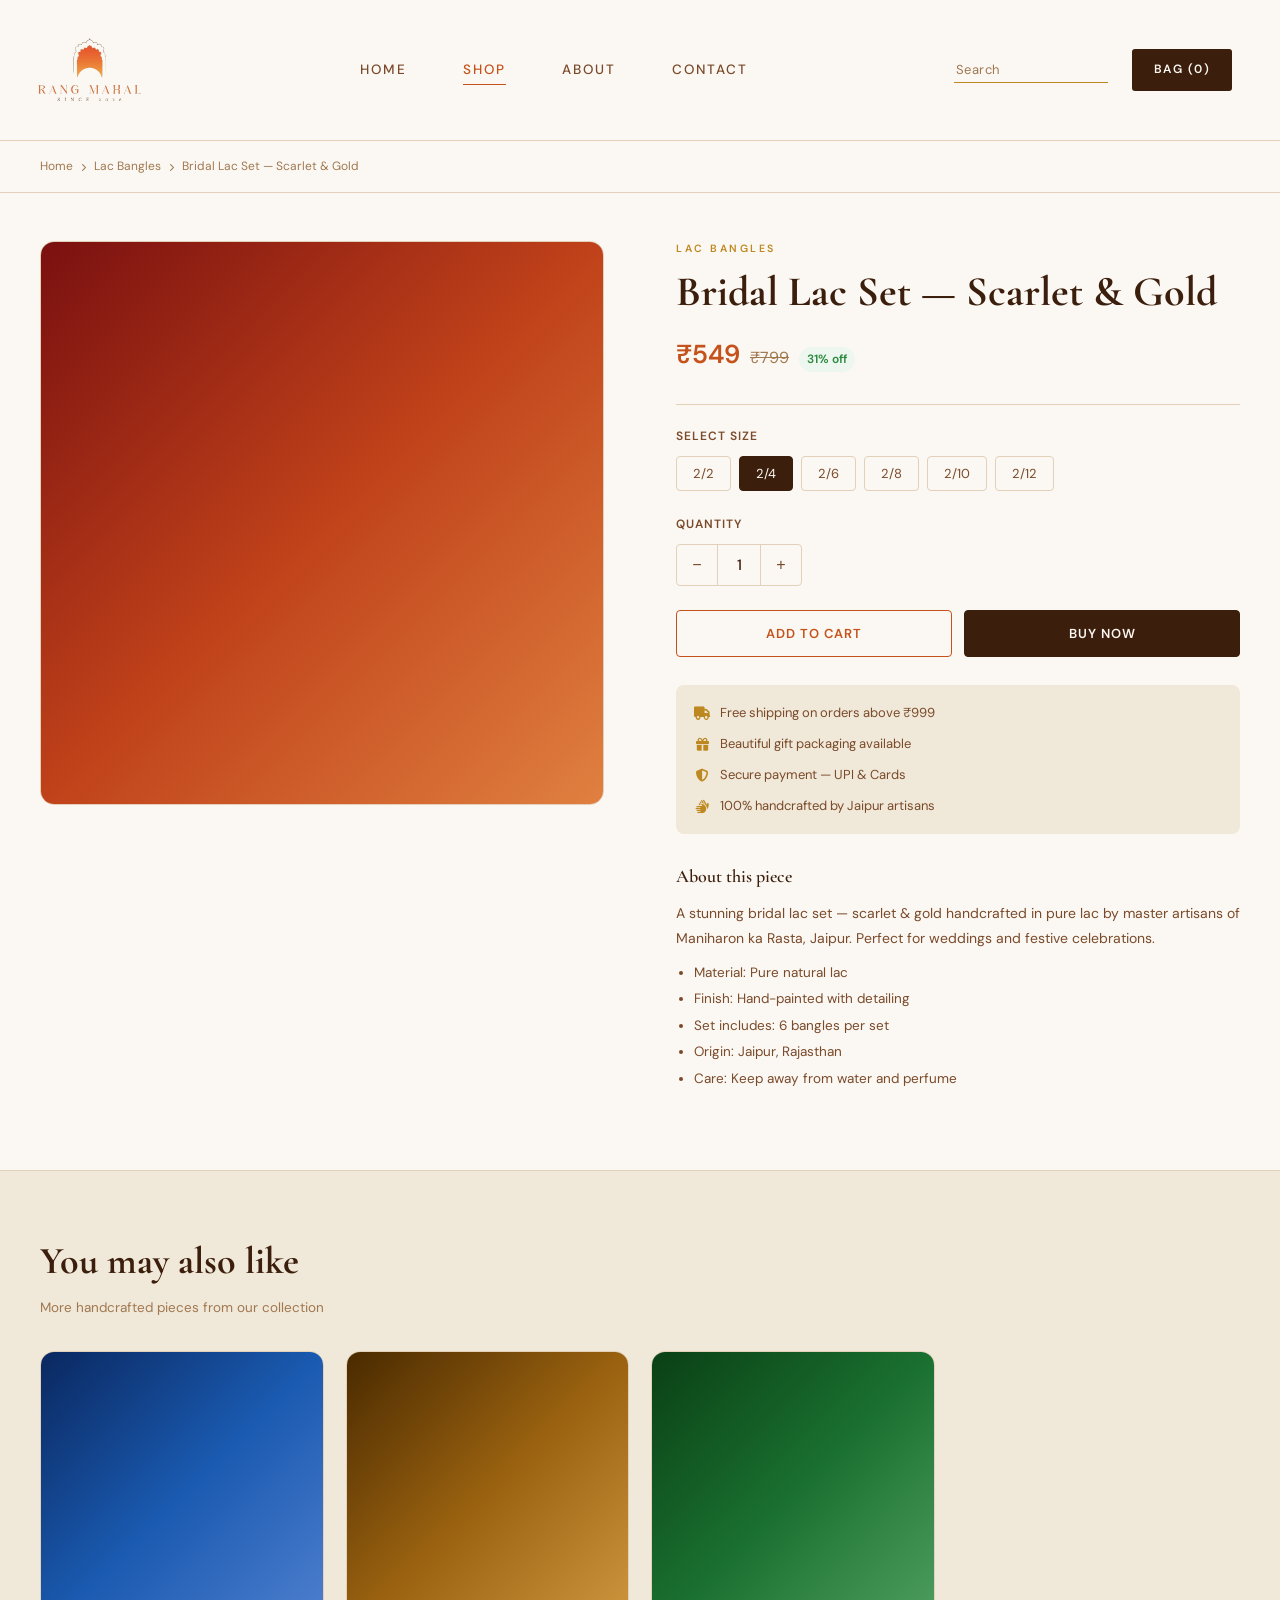
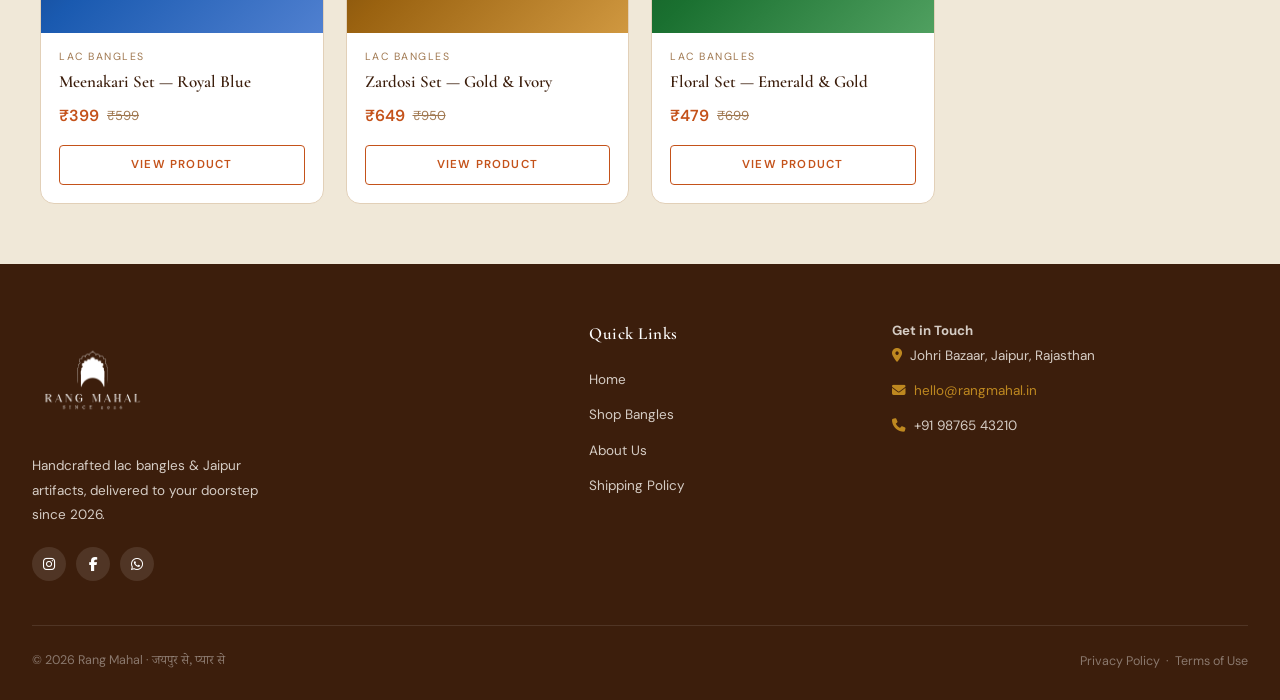
<file: product.html>
<!DOCTYPE html>
<html lang="en">
<head>
  <meta charset="UTF-8" />
  <meta name="viewport" content="width=device-width, initial-scale=1.0" />
  <title>Product — Rang Mahal Jaipur</title>
  <link rel="stylesheet" href="assets/css/styles.css" />
  <link rel="stylesheet" href="https://cdnjs.cloudflare.com/ajax/libs/font-awesome/6.5.0/css/all.min.css" />
  <style>

    .breadcrumb-bar {
      padding: 16px 40px;
      border-bottom: 1px solid var(--border);
      background: var(--cream);
    }
    .breadcrumb {
      max-width: 1440px; margin: 0 auto;
      display: flex; align-items: center; gap: 8px;
      font-size: 12px; color: var(--text-3);
    }
    .breadcrumb a { color: var(--text-3); transition: color var(--t); }
    .breadcrumb a:hover { color: var(--orange); }
    .breadcrumb i { font-size: 8px; }

    .product-wrap {
      max-width: 1440px; margin: 0 auto;
      padding: 48px 40px 80px;
      display: grid;
      grid-template-columns: 1fr 1fr;
      gap: 72px;
      align-items: start;
    }

    .product-main-img {
      width: 100%; aspect-ratio: 1 / 1;
      border-radius: 14px; overflow: hidden;
      border: 1px solid var(--border);
      background: var(--cream-2);
    }
    .product-main-img img { width: 100%; height: 100%; object-fit: cover; cursor: pointer; }
    .product-main-img .ph { width: 100%; height: 100%; }

    .product-thumbs {
      display: flex; flex-wrap: wrap; gap: 10px;
      margin-top: 12px;
    }
    .thumb {
      width: 72px; height: 72px;
      border-radius: 8px; overflow: hidden;
      border: 2px solid transparent;
      cursor: pointer; transition: border-color var(--t);
    }
    .thumb.active, .thumb:hover { border-color: var(--orange); }
    .thumb img { width: 100%; height: 100%; object-fit: cover; }
    .thumb .ph { width: 100%; height: 100%; }

    .product-info { display: flex; flex-direction: column; }
    .product-cat {
      font-size: 10.5px; font-weight: 600; letter-spacing: 2.5px;
      text-transform: uppercase; color: var(--gold); margin-bottom: 10px;
    }
    .product-name {
      font-family: 'Cormorant Garamond', serif;
      font-size: clamp(28px, 3.5vw, 42px);
      font-weight: 700; color: var(--brown);
      line-height: 1.15; margin-bottom: 18px;
    }
    .product-price { display: flex; align-items: baseline; gap: 10px; margin-bottom: 6px; }
    .p-now  { font-size: 26px; font-weight: 600; color: var(--orange); }
    .p-was  { font-size: 16px; color: var(--text-3); text-decoration: line-through; }
    .p-off  { font-size: 12px; font-weight: 600; color: #2D8A40;
               background: #edf7ef; padding: 3px 8px; border-radius: 20px; }
    .product-divider { height: 1px; background: var(--border); margin: 22px 0; }

    .option-label {
      font-size: 12px; font-weight: 600; letter-spacing: 1px;
      text-transform: uppercase; color: var(--text-2); margin-bottom: 10px;
    }
    .size-grid { display: flex; flex-wrap: wrap; gap: 8px; margin-bottom: 24px; }
    .size-btn {
      padding: 8px 16px; border-radius: 4px;
      border: 1.5px solid var(--border); background: transparent; color: var(--text-2);
      font-family: 'DM Sans', sans-serif; font-size: 13px; cursor: pointer;
      transition: all var(--t);
    }
    .size-btn:hover { border-color: var(--orange); color: var(--orange); }
    .size-btn.active { border-color: var(--brown); background: var(--brown); color: var(--cream); }

    .qty-row { display: flex; align-items: center; gap: 16px; margin-bottom: 24px; }
    .qty-control { display: flex; align-items: center; border: 1.5px solid var(--border); border-radius: 4px; overflow: hidden; }
    .qty-btn {
      width: 40px; height: 40px; background: transparent; border: none; cursor: pointer;
      font-size: 16px; color: var(--text-2); transition: background var(--t);
      display: flex; align-items: center; justify-content: center;
    }
    .qty-btn:hover { background: var(--cream-2); }
    .qty-num {
      width: 44px; text-align: center; font-size: 15px; font-weight: 500; color: var(--brown);
      border-left: 1px solid var(--border); border-right: 1px solid var(--border); line-height: 40px;
    }

    .product-actions { display: grid; grid-template-columns: 1fr 1fr; gap: 12px; margin-bottom: 28px; }
    .btn-cart {
      padding: 14px; border-radius: 4px; border: 1.5px solid var(--orange); background: transparent;
      color: var(--orange); font-family: 'DM Sans', sans-serif; font-size: 13px; font-weight: 600;
      letter-spacing: 1px; text-transform: uppercase; cursor: pointer; transition: all var(--t);
    }
    .btn-cart:hover { background: var(--orange); color: #fff; }
    .btn-buy {
      padding: 14px; border-radius: 4px; border: 1.5px solid var(--brown); background: var(--brown);
      color: var(--cream); font-family: 'DM Sans', sans-serif; font-size: 13px; font-weight: 600;
      letter-spacing: 1px; text-transform: uppercase; cursor: pointer; transition: all var(--t);
    }
    .btn-buy:hover { background: var(--orange); border-color: var(--orange); }

    .product-perks {
      display: flex; flex-direction: column; gap: 10px;
      padding: 18px; background: var(--cream-2); border-radius: 8px; margin-bottom: 28px;
    }
    .perk { display: flex; align-items: center; gap: 10px; font-size: 13px; color: var(--text-2); }
    .perk i { color: var(--gold); width: 16px; text-align: center; }

    .product-desc h4 {
      font-family: 'Cormorant Garamond', serif;
      font-size: 18px; font-weight: 600; color: var(--brown); margin-bottom: 10px;
    }
    .product-desc p { font-size: 14px; color: var(--text-2); line-height: 1.8; }
    .product-desc ul { margin-top: 10px; padding-left: 18px; display: flex; flex-direction: column; gap: 5px; }
    .product-desc ul li { font-size: 13.5px; color: var(--text-2); line-height: 1.6; }

    .related {
      background: var(--cream-2); padding: 60px 40px; border-top: 1px solid var(--border);
    }
    .related-inner { max-width: 1440px; margin: 0 auto; }
    .related h2 {
      font-family: 'Cormorant Garamond', serif;
      font-size: clamp(28px, 3vw, 38px); font-weight: 700; color: var(--brown); margin-bottom: 6px;
    }
    .related p { font-size: 13.5px; color: var(--text-3); margin-bottom: 32px; }

    @media (max-width: 900px) {
      .product-wrap { grid-template-columns: 1fr; gap: 32px; padding: 28px 20px 56px; }
      .breadcrumb-bar { padding: 14px 20px; }
      .related { padding: 44px 20px; }
    }
    @media (max-width: 768px) {
      .product-name { font-size: 26px; }
      .p-now { font-size: 22px; }
      .thumb { width: 64px; height: 64px; }
      .size-btn { padding: 10px 14px; min-height: 44px; }
      .qty-btn { width: 44px; height: 44px; }
      .qty-num { line-height: 44px; }
      .btn-cart, .btn-buy { min-height: 48px; font-size: 12px; }
      .perk { font-size: 12.5px; }
    }
    @media (max-width: 480px) {
      .product-wrap { padding: 20px 16px 44px; gap: 24px; }
      .breadcrumb-bar { padding: 12px 16px; }
      .breadcrumb { font-size: 11px; }
      .product-name { font-size: 24px; }
      .product-cat { font-size: 10px; }
      .product-actions { grid-template-columns: 1fr; gap: 8px; }
      .size-grid { gap: 6px; }
      .size-btn { padding: 9px 12px; font-size: 12px; }
      .thumb { width: 56px; height: 56px; }
      .related { padding: 36px 16px; }
      .related h2 { font-size: 24px; }
      .related p { margin-bottom: 20px; }
    }
  </style>
</head>
<body>

<!-- ── Navbar ── -->
<nav class="navbar">
  <div class="nav-wrap">
    <div class="nav-logo"><a href="index.html"><img src="assets/images/logo.png" alt="Rang Mahal" /></a></div>
    <div class="nav-links">
      <a href="index.html" class="nav-link">Home</a>
      <a href="catalogue.html" class="nav-link active">Shop</a>
      <a href="index.html#about" class="nav-link">About</a>
      <a href="index.html#contact" class="nav-link">Contact</a>
    </div>
    <div class="nav-right">
      <div class="nav-search"><input type="text" placeholder="Search" class="nav-search-input" /></div>
      <a href="cart.html" class="nav-bag" id="navBag">Bag (0)</a>
      <button class="nav-hamburger" id="menuBtn" aria-label="Menu" onclick="toggleMenu()">
        <span></span><span></span><span></span>
      </button>
    </div>
  </div>
</nav>
<div class="mobile-menu" id="mobileMenu">
  <div class="mobile-menu-inner">
    <div class="mobile-search-wrap"><i class="fas fa-search"></i><input type="text" placeholder="Search bangles, jewellery…" /></div>
    <a href="index.html" class="mobile-nav-link">Home</a>
    <a href="catalogue.html" class="mobile-nav-link active">Shop</a>
    <a href="index.html#about" class="mobile-nav-link">About</a>
    <a href="index.html#contact" class="mobile-nav-link">Contact</a>
  </div>
</div>

<!-- ── Breadcrumb ── -->
<div class="breadcrumb-bar">
  <div class="breadcrumb">
    <a href="index.html">Home</a>
    <i class="fas fa-chevron-right"></i>
    <a href="catalogue.html" id="bc-category">Lac Bangles</a>
    <i class="fas fa-chevron-right"></i>
    <span id="bc-name">Loading…</span>
  </div>
</div>

<!-- ── Product (dynamic) ── -->
<div class="product-wrap">
  <div class="product-images">
    <div class="product-main-img" id="mainImg"></div>
    <div class="product-thumbs" id="thumbs"></div>
  </div>

  <div class="product-info">
    <div class="product-cat" id="pCat">Lac Bangles</div>
    <h1 class="product-name" id="pName">Loading…</h1>
    <div class="product-price" id="pPrice"></div>
    <div class="product-divider"></div>

    <div class="option-label">Select Size</div>
    <div class="size-grid">
      <button class="size-btn" onclick="selectSize(this)">2/2</button>
      <button class="size-btn active" onclick="selectSize(this)">2/4</button>
      <button class="size-btn" onclick="selectSize(this)">2/6</button>
      <button class="size-btn" onclick="selectSize(this)">2/8</button>
      <button class="size-btn" onclick="selectSize(this)">2/10</button>
      <button class="size-btn" onclick="selectSize(this)">2/12</button>
    </div>

    <div class="option-label">Quantity</div>
    <div class="qty-row">
      <div class="qty-control">
        <button class="qty-btn" onclick="changeQty(-1)">−</button>
        <span class="qty-num" id="qty">1</span>
        <button class="qty-btn" onclick="changeQty(1)">+</button>
      </div>
    </div>

    <div class="product-actions">
      <button class="btn-cart" onclick="addToCart()">Add to Cart</button>
      <button class="btn-buy" onclick="window.location.href='checkout.html'">Buy Now</button>
    </div>

    <div class="product-perks">
      <div class="perk"><i class="fas fa-truck"></i> Free shipping on orders above ₹999</div>
      <div class="perk"><i class="fas fa-gift"></i> Beautiful gift packaging available</div>
      <div class="perk"><i class="fas fa-shield-alt"></i> Secure payment — UPI &amp; Cards</div>
      <div class="perk"><i class="fas fa-hands"></i> 100% handcrafted by Jaipur artisans</div>
    </div>

    <div class="product-desc">
      <h4>About this piece</h4>
      <p id="pDesc"></p>
      <ul id="pSpecs">
        <li>Material: Pure natural lac</li>
        <li>Finish: Hand-painted with detailing</li>
        <li>Set includes: 6 bangles per set</li>
        <li>Origin: Jaipur, Rajasthan</li>
        <li>Care: Keep away from water and perfume</li>
      </ul>
    </div>
  </div>
</div>

<!-- ── Related ── -->
<section class="related">
  <div class="related-inner">
    <h2>You may also like</h2>
    <p>More handcrafted pieces from our collection</p>
    <div class="grid-4" id="relatedGrid"></div>
  </div>
</section>

<!-- ── Footer ── -->
<footer class="footer">
  <div class="footer-grid">
    <div>
      <div class="footer-logo"><img src="assets/images/logo.png" alt="Rang Mahal" /></div>
      <p class="footer-desc">Handcrafted lac bangles &amp; Jaipur artifacts, delivered to your doorstep since 2026.</p>
      <div class="footer-socials">
        <a href="#" class="social-btn" id="social-instagram"><i class="fab fa-instagram"></i></a>
        <a href="#" class="social-btn" id="social-facebook"><i class="fab fa-facebook-f"></i></a>
        <a href="#" class="social-btn" id="social-whatsapp"><i class="fab fa-whatsapp"></i></a>
      </div>
    </div>
    <div class="footer-col">
      <h5>Quick Links</h5>
      <ul class="footer-list">
        <li><a href="index.html">Home</a></li>
        <li><a href="catalogue.html">Shop Bangles</a></li>
        <li><a href="index.html#about">About Us</a></li>
        <li><a href="#">Shipping Policy</a></li>
      </ul>
    </div>
    <div class="footer-contact">
      <h5>Get in Touch</h5>
      <p><i class="fas fa-location-dot" style="color:var(--gold);margin-right:8px;"></i><span id="footer-address">Johri Bazaar, Jaipur, Rajasthan</span></p>
      <p style="margin-top:8px;"><i class="fas fa-envelope" style="color:var(--gold);margin-right:8px;"></i><a href="mailto:hello@rangmahal.in" style="color:var(--gold);" id="footer-email">hello@rangmahal.in</a></p>
      <p style="margin-top:8px;"><i class="fas fa-phone" style="color:var(--gold);margin-right:8px;"></i><span id="footer-phone">+91 98765 43210</span></p>
    </div>
  </div>
  <div class="footer-bottom">
    <span>© 2026 Rang Mahal · <span class="hindi">जयपुर से, प्यार से</span></span>
    <span>Privacy Policy &nbsp;·&nbsp; Terms of Use</span>
  </div>
</footer>

<script>
  var qty = 1, currentProduct = null;

  function getCart() { var d = localStorage.getItem('rm_cart'); return d ? JSON.parse(d) : []; }
  function saveCart(c) { localStorage.setItem('rm_cart', JSON.stringify(c)); }
  function updateBagCount() {
    var cart = getCart();
    var total = cart.reduce(function(s,i){ return s + i.qty; }, 0);
    var el = document.getElementById('navBag');
    if (el) el.textContent = 'Bag (' + total + ')';
  }

  function changeQty(d) { qty = Math.max(1, qty + d); document.getElementById('qty').textContent = qty; }
  function selectSize(b) { document.querySelectorAll('.size-btn').forEach(x => x.classList.remove('active')); b.classList.add('active'); }

  function addToCart() {
    if (!currentProduct) return;
    var size = '2/4';
    var activeSize = document.querySelector('.size-btn.active');
    if (activeSize) size = activeSize.textContent;

    var cart = getCart();
    var existing = cart.find(function(i){ return i.productId === currentProduct.id && i.size === size; });
    if (existing) {
      existing.qty += qty;
    } else {
      cart.push({
        productId: currentProduct.id,
        name: currentProduct.name,
        category: currentProduct.category,
        price: currentProduct.price,
        size: size,
        qty: qty,
        image: currentProduct.images && currentProduct.images[0] ? currentProduct.images[0] : '',
        color: currentProduct.color || 'ph-gold'
      });
    }
    saveCart(cart);
    updateBagCount();

    var btn = document.querySelector('.btn-cart');
    btn.textContent = '✓ Added to Cart'; btn.style.background = '#2D8A40'; btn.style.color = '#fff'; btn.style.borderColor = '#2D8A40';
    setTimeout(function(){ btn.textContent = 'Add to Cart'; btn.style.cssText = ''; }, 1800);
  }
  function toggleMenu() {
    document.getElementById('mobileMenu').classList.toggle('open');
    document.getElementById('menuBtn').classList.toggle('open');
  }
  document.addEventListener('click', function(e) {
    if (!e.target.closest('.navbar') && !e.target.closest('.mobile-menu')) {
      document.getElementById('mobileMenu').classList.remove('open');
      document.getElementById('menuBtn').classList.remove('open');
    }
  });

  /* ── Load product from localStorage ── */
  (function(){
    var SAMPLE = [
      { id:1, name:'Bridal Lac Set — Scarlet & Gold', category:'Lac Bangles', price:549, mrp:799, stock:24, status:'active', color:'ph-red' },
      { id:2, name:'Meenakari Set — Royal Blue', category:'Lac Bangles', price:399, mrp:599, stock:18, status:'active', color:'ph-blue' },
      { id:3, name:'Zardosi Set — Gold & Ivory', category:'Lac Bangles', price:649, mrp:950, stock:12, status:'active', color:'ph-gold' },
      { id:4, name:'Floral Set — Emerald & Gold', category:'Lac Bangles', price:479, mrp:699, stock:30, status:'active', color:'ph-green' }
    ];

    var d = localStorage.getItem('rm_products');
    var products = d ? JSON.parse(d) : SAMPLE;
    var active = products.filter(function(p){ return p.status === 'active'; });

    // Get product ID from URL
    var params = new URLSearchParams(window.location.search);
    var pid = parseInt(params.get('id'));
    var product = pid ? active.find(function(p){ return p.id === pid; }) : active[0];
    if (!product && active.length) product = active[0];
    if (!product) return;

    currentProduct = product;
    document.title = product.name + ' — Rang Mahal Jaipur';

    // Breadcrumb
    document.getElementById('bc-category').textContent = product.category;
    document.getElementById('bc-name').textContent = product.name;

    // Name & category
    document.getElementById('pCat').textContent = product.category;
    document.getElementById('pName').textContent = product.name;

    // Price
    var off = product.mrp > product.price ? Math.round((1 - product.price / product.mrp) * 100) : 0;
    document.getElementById('pPrice').innerHTML =
      '<span class="p-now">₹' + product.price.toLocaleString('en-IN') + '</span>' +
      (product.mrp > product.price ? '<span class="p-was">₹' + product.mrp.toLocaleString('en-IN') + '</span>' : '') +
      (off ? '<span class="p-off">' + off + '% off</span>' : '');

    // Description
    var descText = product.description || ('A stunning ' + product.name.toLowerCase() + ' handcrafted in pure lac by master artisans of Maniharon ka Rasta, Jaipur. Perfect for weddings and festive celebrations.');
    document.getElementById('pDesc').textContent = descText;

    // Specs
    var sp = product.specs || {};
    var specItems = [];
    specItems.push('<li>Material: ' + (sp.material || 'Pure natural lac') + '</li>');
    specItems.push('<li>Finish: ' + (sp.finish || 'Hand-painted with detailing') + '</li>');
    specItems.push('<li>Set includes: ' + (sp.includes || '6 bangles per set') + '</li>');
    specItems.push('<li>Origin: Jaipur, Rajasthan</li>');
    if (sp.care) specItems.push('<li>Care: ' + sp.care + '</li>');
    else specItems.push('<li>Care: Keep away from water and perfume</li>');
    document.getElementById('pSpecs').innerHTML = specItems.join('');

    // Images
    var imgs = product.images && product.images.length ? product.images : [];
    var mainEl = document.getElementById('mainImg');
    var thumbsEl = document.getElementById('thumbs');

    if (imgs.length) {
      mainEl.innerHTML = '<img src="' + imgs[0] + '" id="mainImgTag" />';
      thumbsEl.innerHTML = imgs.map(function(src, i){
        return '<div class="thumb' + (i === 0 ? ' active' : '') + '" onclick="switchImg(\'' + src.replace(/'/g,"\\'") + '\', this)">' +
          '<img src="' + src + '" />' +
        '</div>';
      }).join('');
    } else {
      mainEl.innerHTML = '<div class="ph ' + (product.color || 'ph-gold') + '"></div>';
      thumbsEl.innerHTML = '';
    }

    // Related products (4 random others)
    var others = active.filter(function(p){ return p.id !== product.id; }).slice(0, 4);
    var relGrid = document.getElementById('relatedGrid');
    if (others.length) {
      relGrid.innerHTML = others.map(function(p){
        var o = p.mrp > p.price ? Math.round((1 - p.price / p.mrp) * 100) : 0;
        var img = p.images && p.images[0] ? '<img src="'+p.images[0]+'" style="width:100%;height:100%;object-fit:cover;">' : '<div class="ph '+(p.color||'ph-gold')+'"></div>';
        return '<div class="card"><div class="card-img">'+img+'</div>' +
          '<div class="card-body"><div class="card-sub">'+p.category+'</div><div class="card-name">'+p.name+'</div>' +
          '<div class="card-price"><span class="price-now">₹'+p.price.toLocaleString('en-IN')+'</span>' +
          (p.mrp>p.price?'<span class="price-was">₹'+p.mrp.toLocaleString('en-IN')+'</span>':'')+'</div></div>' +
          '<div class="card-footer"><a href="product.html?id='+p.id+'" class="card-btn" style="display:block;text-align:center;padding:10px;">View Product</a></div></div>';
      }).join('');
    }

    // Footer sync
    var sd = localStorage.getItem('rm_settings');
    if (sd) {
      var s = JSON.parse(sd); var el;
      el = document.getElementById('footer-address'); if(el && s.address) el.textContent = s.address;
      el = document.getElementById('footer-email');   if(el && s.email){ el.textContent = s.email; el.href = 'mailto:' + s.email; }
      el = document.getElementById('footer-phone');   if(el && s.phone) el.textContent = s.phone;
      el = document.getElementById('social-instagram'); if(el && s.instagram) el.href = s.instagram;
      el = document.getElementById('social-facebook');  if(el && s.facebook) el.href = s.facebook;
      el = document.getElementById('social-whatsapp');  if(el && s.whatsapp){ el.href = 'https://wa.me/' + s.whatsapp.replace(/[^0-9]/g,''); }
    }
  })();

  function switchImg(src, thumb) {
    document.getElementById('mainImgTag').src = src;
    document.querySelectorAll('.thumb').forEach(function(t){ t.classList.remove('active'); });
    thumb.classList.add('active');
  }

  updateBagCount();
</script>
</body>
</html>
</file>
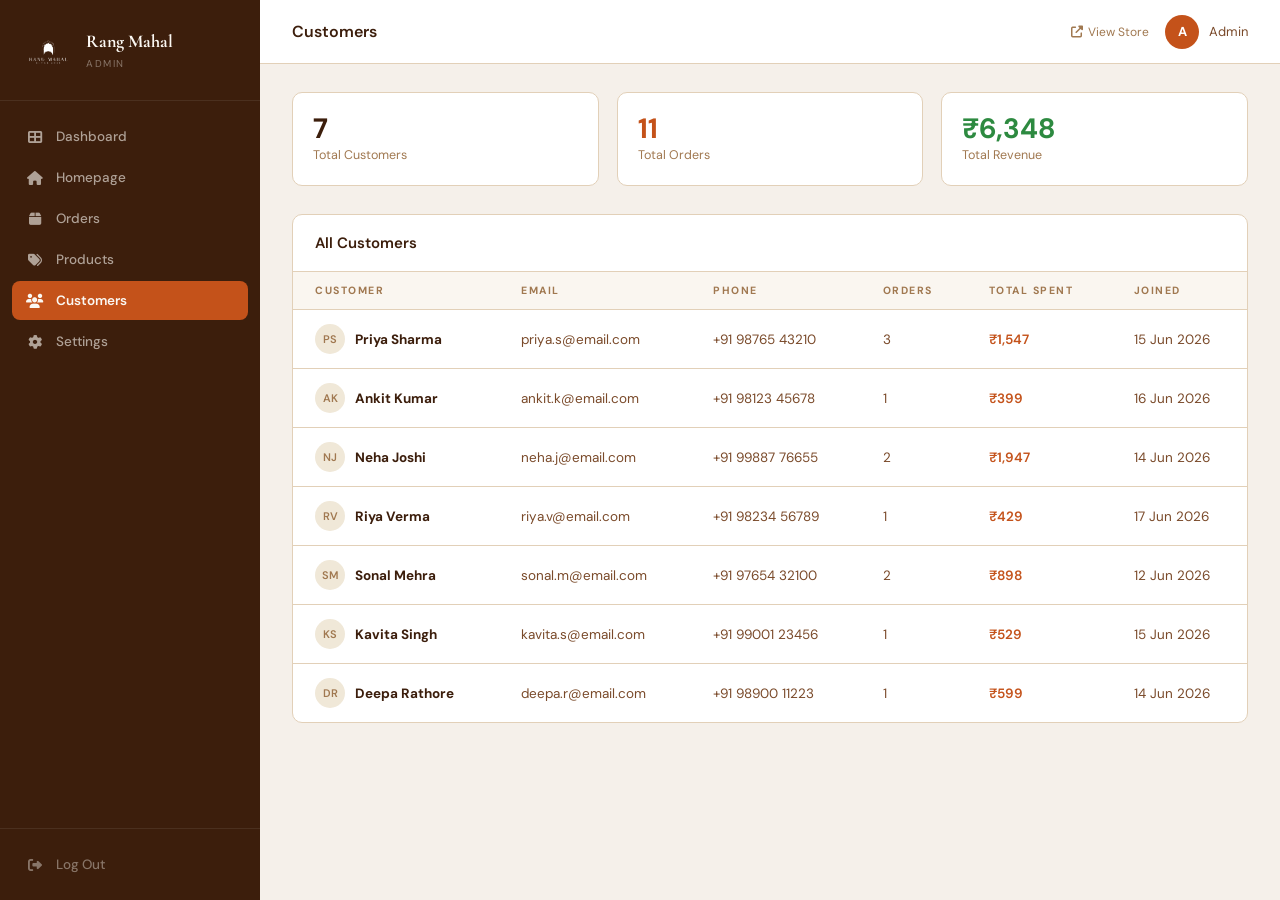
<file: Admin/customers.html>
<!DOCTYPE html>
<html lang="en">
<head>
  <meta charset="UTF-8" />
  <meta name="viewport" content="width=device-width, initial-scale=1.0" />
  <title>Customers — Rang Mahal Admin</title>
  <link href="https://fonts.googleapis.com/css2?family=Cormorant+Garamond:wght@600;700&family=DM+Sans:wght@300;400;500;600;700&display=swap" rel="stylesheet" />
  <link rel="stylesheet" href="https://cdnjs.cloudflare.com/ajax/libs/font-awesome/6.5.0/css/all.min.css" />
  <link rel="stylesheet" href="admin.css" />
</head>
<body>

<div class="sidebar-overlay" id="overlay" onclick="closeSidebar()"></div>
<aside class="sidebar" id="sidebar">
  <div class="sidebar-brand"><img src="../assets/images/logo.png" alt="Rang Mahal" /><div class="sidebar-brand-text"><h2>Rang Mahal</h2><span>Admin</span></div></div>
  <nav class="sidebar-nav">
    <a class="nav-item" href="dashboard.html"><i class="fas fa-th-large"></i> Dashboard</a>
    <a class="nav-item" href="homepage.html"><i class="fas fa-home"></i> Homepage</a>
    <a class="nav-item" href="orders.html"><i class="fas fa-box"></i> Orders</a>
    <a class="nav-item" href="products.html"><i class="fas fa-tags"></i> Products</a>
    <a class="nav-item active" href="customers.html"><i class="fas fa-users"></i> Customers</a>
    <a class="nav-item" href="settings.html"><i class="fas fa-cog"></i> Settings</a>
    <div class="nav-spacer"></div>
  </nav>
  <div class="sidebar-footer"><a class="nav-item logout" href="login.html"><i class="fas fa-right-from-bracket"></i> Log Out</a></div>
</aside>

<div class="main">
  <header class="topbar">
    <div class="topbar-left">
      <button class="menu-toggle" onclick="toggleSidebar()"><i class="fas fa-bars"></i></button>
      <span class="topbar-title">Customers</span>
    </div>
    <div class="topbar-right">
      <a href="../index.html" class="topbar-link"><i class="fas fa-external-link-alt"></i> View Store</a>
      <div class="topbar-user"><div class="avatar">A</div><span>Admin</span></div>
    </div>
  </header>

  <div class="content">

    <div class="stats-grid" style="grid-template-columns: repeat(3,1fr);">
      <div class="stat-card">
        <div class="stat-number" id="sTotal">0</div>
        <div class="stat-label">Total Customers</div>
      </div>
      <div class="stat-card">
        <div class="stat-number" style="color:var(--orange);" id="sOrders">0</div>
        <div class="stat-label">Total Orders</div>
      </div>
      <div class="stat-card">
        <div class="stat-number" style="color:var(--green);" id="sSpent">₹0</div>
        <div class="stat-label">Total Revenue</div>
      </div>
    </div>

    <div class="panel">
      <div class="panel-head">
        <span class="panel-title">All Customers</span>
      </div>
      <div class="table-scroll">
        <table>
          <thead>
            <tr>
              <th>Customer</th>
              <th>Email</th>
              <th>Phone</th>
              <th>Orders</th>
              <th>Total Spent</th>
              <th>Joined</th>
            </tr>
          </thead>
          <tbody id="tbody"></tbody>
        </table>
      </div>
      <div class="empty" id="empty" style="display:none;">
        <i class="fas fa-users"></i>
        <h3>No customers yet</h3>
        <p>Customers will appear here when they place orders.</p>
      </div>
    </div>

  </div>
</div>

<script src="admin-data.js"></script>
<script>
  function render() {
    const customers = DB.customers();

    document.getElementById('sTotal').textContent = customers.length;
    document.getElementById('sOrders').textContent = customers.reduce((s,c) => s + c.orders, 0);
    document.getElementById('sSpent').textContent = formatPrice(customers.reduce((s,c) => s + c.spent, 0));

    const tbody = document.getElementById('tbody');
    if (!customers.length) { tbody.innerHTML = ''; document.getElementById('empty').style.display = 'block'; return; }
    document.getElementById('empty').style.display = 'none';

    tbody.innerHTML = customers.map(c => `
      <tr>
        <td>
          <div class="customer-cell">
            <div class="customer-avatar">${c.initials}</div>
            <strong style="color:var(--brown)">${c.name}</strong>
          </div>
        </td>
        <td>${c.email}</td>
        <td>${c.phone}</td>
        <td>${c.orders}</td>
        <td style="font-weight:600;color:var(--orange);">${formatPrice(c.spent)}</td>
        <td>${c.date}</td>
      </tr>
    `).join('');
  }
  render();
</script>
</body>
</html>
</file>
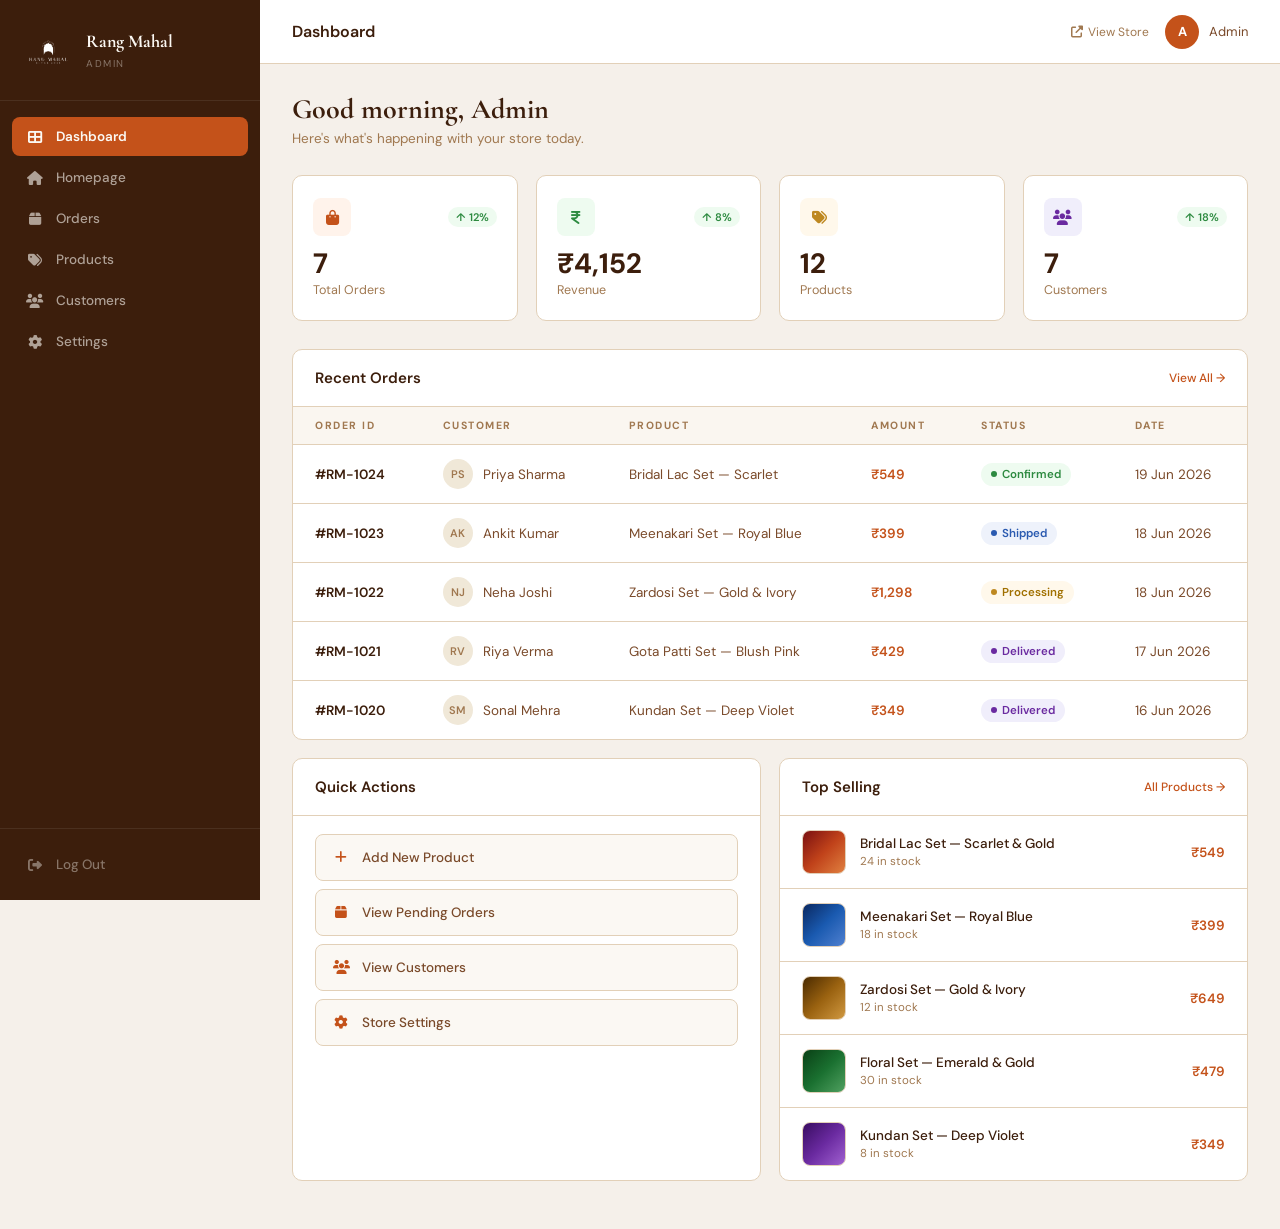
<file: Admin/dashboard.html>
<!DOCTYPE html>
<html lang="en">
<head>
  <meta charset="UTF-8" />
  <meta name="viewport" content="width=device-width, initial-scale=1.0" />
  <title>Dashboard — Rang Mahal Admin</title>
  <link href="https://fonts.googleapis.com/css2?family=Cormorant+Garamond:wght@600;700&family=DM+Sans:wght@300;400;500;600;700&display=swap" rel="stylesheet" />
  <link rel="stylesheet" href="https://cdnjs.cloudflare.com/ajax/libs/font-awesome/6.5.0/css/all.min.css" />
  <link rel="stylesheet" href="admin.css" />
  <style>
    .welcome { margin-bottom: 28px; }
    .welcome h1 {
      font-family: 'Cormorant Garamond', serif;
      font-size: 28px; font-weight: 700; color: var(--brown); margin-bottom: 4px;
    }
    .welcome p { font-size: 13.5px; color: var(--text-3); }

    .stat-change { font-size: 11px; font-weight: 600; padding: 3px 8px; border-radius: 20px; }
    .stat-change.up { background: #EEFBF0; color: var(--green); }

    .bottom-grid { display: grid; grid-template-columns: 1fr 1fr; gap: 18px; margin-top: 18px; }

    .quick-actions { display: flex; flex-direction: column; gap: 8px; padding: 18px 22px; }
    .quick-btn {
      display: flex; align-items: center; gap: 12px;
      padding: 14px 16px; border-radius: 8px;
      border: 1px solid var(--border); background: var(--cream); color: var(--text-2);
      font-family: 'DM Sans', sans-serif; font-size: 13.5px; font-weight: 500;
      cursor: pointer; transition: all var(--t); text-decoration: none;
    }
    .quick-btn i { width: 18px; text-align: center; color: var(--orange); }
    .quick-btn:hover { border-color: var(--orange); color: var(--orange); background: var(--white); }

    .top-product {
      display: flex; align-items: center; gap: 14px;
      padding: 14px 22px; border-bottom: 1px solid var(--border);
    }
    .top-product:last-child { border-bottom: none; }
    .top-product-img {
      width: 44px; height: 44px; border-radius: 8px;
      overflow: hidden; flex-shrink: 0; border: 1px solid var(--border);
    }
    .top-product-img .ph { width: 100%; height: 100%; }
    .top-product-info { flex: 1; }
    .top-product-name { font-size: 13.5px; font-weight: 500; color: var(--brown); margin-bottom: 2px; }
    .top-product-sales { font-size: 11.5px; color: var(--text-3); }
    .top-product-rev { font-size: 13.5px; font-weight: 600; color: var(--orange); }

    .order-id { font-weight: 600; color: var(--brown); }

    @media (max-width: 1100px) { .bottom-grid { grid-template-columns: 1fr; } }
    @media (max-width: 480px) { .welcome h1 { font-size: 24px; } }
  </style>
</head>
<body>

<div class="sidebar-overlay" id="overlay" onclick="closeSidebar()"></div>
<aside class="sidebar" id="sidebar">
  <div class="sidebar-brand"><img src="../assets/images/logo.png" alt="Rang Mahal" /><div class="sidebar-brand-text"><h2>Rang Mahal</h2><span>Admin</span></div></div>
  <nav class="sidebar-nav">
    <a class="nav-item active" href="dashboard.html"><i class="fas fa-th-large"></i> Dashboard</a>
    <a class="nav-item" href="homepage.html"><i class="fas fa-home"></i> Homepage</a>
    <a class="nav-item" href="orders.html"><i class="fas fa-box"></i> Orders</a>
    <a class="nav-item" href="products.html"><i class="fas fa-tags"></i> Products</a>
    <a class="nav-item" href="customers.html"><i class="fas fa-users"></i> Customers</a>
    <a class="nav-item" href="settings.html"><i class="fas fa-cog"></i> Settings</a>
    <div class="nav-spacer"></div>
  </nav>
  <div class="sidebar-footer"><a class="nav-item logout" href="login.html"><i class="fas fa-right-from-bracket"></i> Log Out</a></div>
</aside>

<div class="main">
  <header class="topbar">
    <div class="topbar-left">
      <button class="menu-toggle" onclick="toggleSidebar()"><i class="fas fa-bars"></i></button>
      <span class="topbar-title">Dashboard</span>
    </div>
    <div class="topbar-right">
      <a href="../index.html" class="topbar-link"><i class="fas fa-external-link-alt"></i> View Store</a>
      <div class="topbar-user"><div class="avatar">A</div><span>Admin</span></div>
    </div>
  </header>

  <div class="content">

    <div class="welcome">
      <h1 id="greeting">Good morning, Admin</h1>
      <p>Here's what's happening with your store today.</p>
    </div>

    <!-- Stats -->
    <div class="stats-grid">
      <div class="stat-card">
        <div class="stat-top">
          <div class="stat-icon orders"><i class="fas fa-shopping-bag"></i></div>
          <span class="stat-change up">↑ 12%</span>
        </div>
        <div class="stat-number" id="dOrders">0</div>
        <div class="stat-label">Total Orders</div>
      </div>
      <div class="stat-card">
        <div class="stat-top">
          <div class="stat-icon revenue"><i class="fas fa-indian-rupee-sign"></i></div>
          <span class="stat-change up">↑ 8%</span>
        </div>
        <div class="stat-number" id="dRevenue">₹0</div>
        <div class="stat-label">Revenue</div>
      </div>
      <div class="stat-card">
        <div class="stat-top">
          <div class="stat-icon products"><i class="fas fa-tags"></i></div>
        </div>
        <div class="stat-number" id="dProducts">0</div>
        <div class="stat-label">Products</div>
      </div>
      <div class="stat-card">
        <div class="stat-top">
          <div class="stat-icon users"><i class="fas fa-users"></i></div>
          <span class="stat-change up">↑ 18%</span>
        </div>
        <div class="stat-number" id="dCustomers">0</div>
        <div class="stat-label">Customers</div>
      </div>
    </div>

    <!-- Recent orders -->
    <div class="panel">
      <div class="panel-head">
        <span class="panel-title">Recent Orders</span>
        <a href="orders.html" class="panel-link">View All →</a>
      </div>
      <div class="table-scroll">
        <table>
          <thead>
            <tr>
              <th>Order ID</th>
              <th>Customer</th>
              <th>Product</th>
              <th>Amount</th>
              <th>Status</th>
              <th>Date</th>
            </tr>
          </thead>
          <tbody id="ordersTbody"></tbody>
        </table>
      </div>
    </div>

    <!-- Bottom -->
    <div class="bottom-grid">

      <div class="panel">
        <div class="panel-head"><span class="panel-title">Quick Actions</span></div>
        <div class="quick-actions">
          <a href="products.html" class="quick-btn"><i class="fas fa-plus"></i> Add New Product</a>
          <a href="orders.html" class="quick-btn"><i class="fas fa-box"></i> View Pending Orders</a>
          <a href="customers.html" class="quick-btn"><i class="fas fa-users"></i> View Customers</a>
          <a href="settings.html" class="quick-btn"><i class="fas fa-cog"></i> Store Settings</a>
        </div>
      </div>

      <div class="panel">
        <div class="panel-head">
          <span class="panel-title">Top Selling</span>
          <a href="products.html" class="panel-link">All Products →</a>
        </div>
        <div id="topProducts"></div>
      </div>

    </div>

  </div>
</div>

<script src="admin-data.js"></script>
<script>
  const stats = DB.stats();
  document.getElementById('dOrders').textContent = stats.totalOrders;
  document.getElementById('dRevenue').textContent = formatPrice(stats.revenue);
  document.getElementById('dProducts').textContent = stats.totalProducts;
  document.getElementById('dCustomers').textContent = stats.totalCustomers;

  const hour = new Date().getHours();
  const greet = hour < 12 ? 'Good morning' : hour < 17 ? 'Good afternoon' : 'Good evening';
  document.getElementById('greeting').textContent = greet + ', Admin';

  const orders = DB.orders().slice(0, 5);
  document.getElementById('ordersTbody').innerHTML = orders.map(o => `
    <tr>
      <td class="order-id">#${o.id}</td>
      <td><div class="customer-cell"><div class="customer-avatar">${o.initials}</div>${o.customer}</div></td>
      <td>${o.product}</td>
      <td style="font-weight:600;color:var(--orange);">${formatPrice(o.amount)}</td>
      <td><span class="status ${o.status}"><span class="status-dot"></span>${o.status.charAt(0).toUpperCase()+o.status.slice(1)}</span></td>
      <td>${o.date}</td>
    </tr>
  `).join('');

  const products = DB.products().slice(0, 5);
  document.getElementById('topProducts').innerHTML = products.map(p => `
    <div class="top-product">
      <div class="top-product-img"><div class="ph ${p.color}"></div></div>
      <div class="top-product-info">
        <div class="top-product-name">${p.name}</div>
        <div class="top-product-sales">${p.stock} in stock</div>
      </div>
      <div class="top-product-rev">${formatPrice(p.price)}</div>
    </div>
  `).join('');
</script>
</body>
</html>
</file>
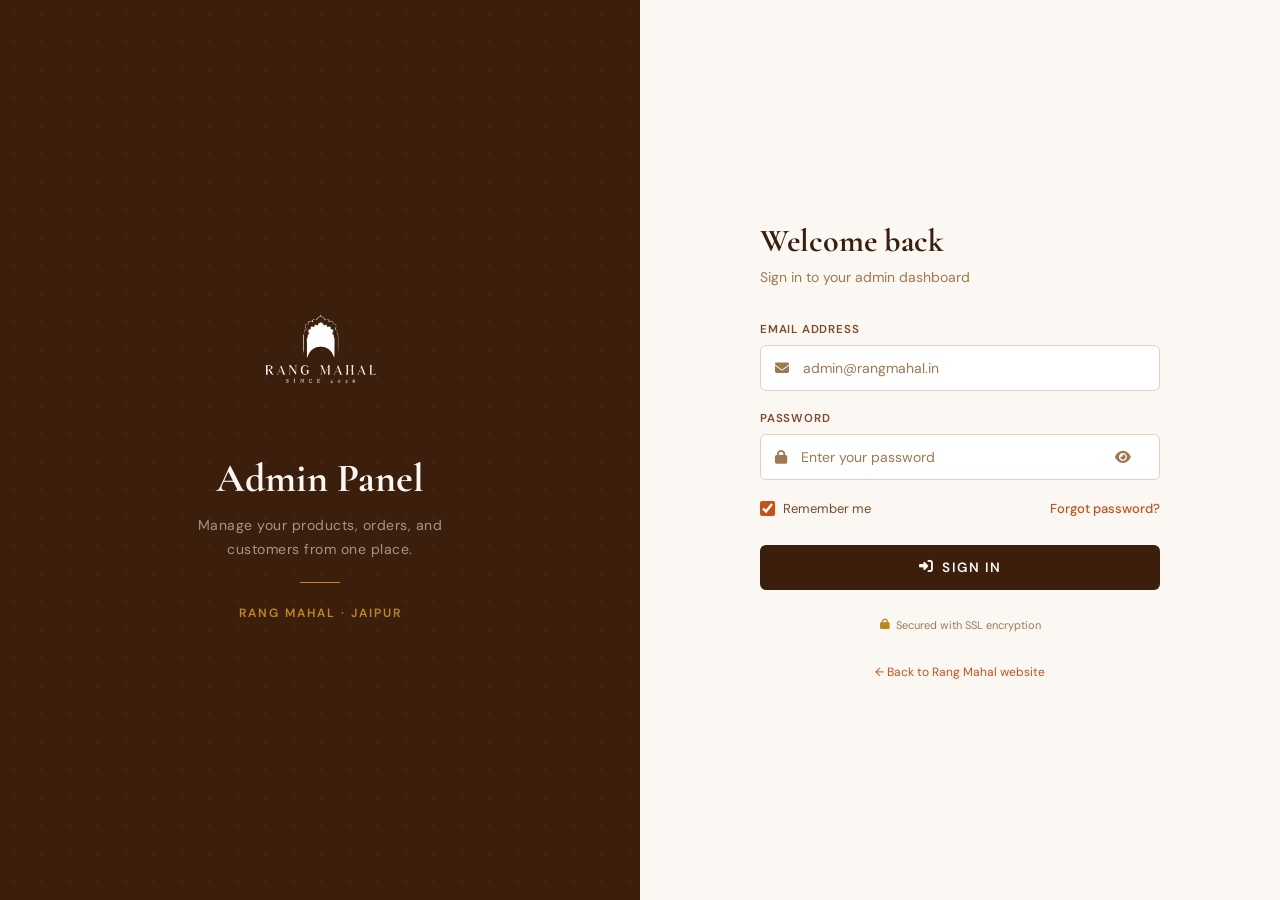
<file: Admin/login.html>
<!DOCTYPE html>
<html lang="en">
<head>
  <meta charset="UTF-8" />
  <meta name="viewport" content="width=device-width, initial-scale=1.0" />
  <title>Admin Login — Rang Mahal</title>
  <link href="https://fonts.googleapis.com/css2?family=Cormorant+Garamond:wght@500;600;700&family=DM+Sans:wght@300;400;500;600&display=swap" rel="stylesheet" />
  <link rel="stylesheet" href="https://cdnjs.cloudflare.com/ajax/libs/font-awesome/6.5.0/css/all.min.css" />
  <style>
    *, *::before, *::after { box-sizing: border-box; margin: 0; padding: 0; }

    :root {
      --cream:   #FBF8F3;
      --cream-2: #F0E8D8;
      --white:   #FFFFFF;
      --brown:   #3C1E0C;
      --brown-2: #7A4A2A;
      --orange:  #C4521A;
      --gold:    #BE8820;
      --border:  #E2D0B8;
      --text:    #3C1E0C;
      --text-2:  #7A4A2A;
      --text-3:  #A07850;
      --t:       0.25s ease;
    }

    html { height: 100%; }

    body {
      font-family: 'DM Sans', sans-serif;
      background: var(--cream);
      color: var(--text);
      min-height: 100%;
      display: flex; flex-direction: column;
    }

    /* ── Layout: left panel + right panel ── */
    .login-page {
      flex: 1; display: grid;
      grid-template-columns: 1fr 1fr;
      min-height: 100vh;
    }

    /* ── Left: Brand panel ── */
    .brand-panel {
      background: var(--brown);
      display: flex; flex-direction: column;
      align-items: center; justify-content: center;
      padding: 60px 48px;
      position: relative; overflow: hidden;
    }
    .brand-panel::before {
      content: '';
      position: absolute; inset: 0;
      background-image: radial-gradient(rgba(251,248,243,0.06) 1px, transparent 1px);
      background-size: 28px 28px;
      pointer-events: none;
    }
    .brand-content { position: relative; z-index: 1; text-align: center; }
    .brand-logo {
      height: 140px; width: auto;
      filter: brightness(0) invert(1);
      margin-bottom: 32px;
    }
    .brand-title {
      font-family: 'Cormorant Garamond', serif;
      font-size: 40px; font-weight: 700;
      color: var(--cream); line-height: 1.1;
      margin-bottom: 14px;
    }
    .brand-subtitle {
      font-size: 14px; color: rgba(251,248,243,0.55);
      letter-spacing: 0.5px; line-height: 1.7;
      max-width: 320px;
    }
    .brand-divider {
      width: 40px; height: 1.5px;
      background: var(--gold);
      margin: 20px auto 22px;
    }
    .brand-tagline {
      font-size: 12px; color: var(--gold);
      letter-spacing: 2px; text-transform: uppercase; font-weight: 600;
    }

    /* ── Right: Login form ── */
    .form-panel {
      display: flex; align-items: center; justify-content: center;
      padding: 48px;
      background: var(--cream);
    }
    .form-container {
      width: 100%; max-width: 400px;
    }

    .form-header {
      margin-bottom: 36px;
    }
    .form-header h1 {
      font-family: 'Cormorant Garamond', serif;
      font-size: 32px; font-weight: 700;
      color: var(--brown); margin-bottom: 8px;
    }
    .form-header p {
      font-size: 14px; color: var(--text-3);
    }

    /* Fields */
    .field { margin-bottom: 20px; }
    .field label {
      display: block;
      font-size: 11.5px; font-weight: 600;
      letter-spacing: 0.8px; text-transform: uppercase;
      color: var(--text-2); margin-bottom: 8px;
    }
    .input-wrap {
      display: flex; align-items: center;
      background: var(--white);
      border: 1.5px solid var(--border);
      border-radius: 6px; overflow: hidden;
      transition: border-color var(--t);
    }
    .input-wrap:focus-within { border-color: var(--orange); }
    .input-wrap i {
      padding: 0 14px;
      color: var(--text-3); font-size: 14px; flex-shrink: 0;
    }
    .input-wrap input {
      flex: 1; border: none; background: transparent;
      font-family: 'DM Sans', sans-serif;
      font-size: 14px; color: var(--text);
      padding: 13px 14px 13px 0; outline: none;
    }
    .input-wrap input::placeholder { color: var(--text-3); }

    .toggle-pw {
      background: none; border: none; cursor: pointer;
      color: var(--text-3); font-size: 14px;
      padding: 0 14px; transition: color var(--t);
    }
    .toggle-pw:hover { color: var(--orange); }

    /* Remember + forgot */
    .form-options {
      display: flex; align-items: center;
      justify-content: space-between;
      margin-bottom: 28px;
    }
    .remember {
      display: flex; align-items: center; gap: 8px;
      font-size: 13px; color: var(--text-2); cursor: pointer;
    }
    .remember input { accent-color: var(--orange); width: 15px; height: 15px; }
    .forgot {
      font-size: 13px; color: var(--orange);
      text-decoration: none; font-weight: 500;
      transition: color var(--t);
    }
    .forgot:hover { color: var(--brown); }

    /* Submit */
    .btn-login {
      width: 100%; padding: 14px;
      background: var(--brown); color: var(--cream);
      border: none; border-radius: 6px;
      font-family: 'DM Sans', sans-serif;
      font-size: 13.5px; font-weight: 600;
      letter-spacing: 1.5px; text-transform: uppercase;
      cursor: pointer; transition: background var(--t);
      display: flex; align-items: center; justify-content: center; gap: 8px;
    }
    .btn-login:hover { background: var(--orange); }
    .btn-login:disabled { opacity: 0.6; cursor: not-allowed; }

    /* Error msg */
    .error-msg {
      display: none;
      align-items: center; gap: 8px;
      background: #fdf0ef; border: 1px solid #e8c4c0;
      border-radius: 6px; padding: 12px 14px;
      font-size: 13px; color: #9A2020;
      margin-bottom: 20px;
    }
    .error-msg.show { display: flex; }
    .error-msg i { flex-shrink: 0; }

    /* Footer note */
    .form-footer {
      text-align: center; margin-top: 32px;
      font-size: 12px; color: var(--text-3);
    }
    .form-footer a { color: var(--orange); text-decoration: none; }
    .form-footer a:hover { color: var(--brown); }

    .secure-badge {
      display: flex; align-items: center; justify-content: center; gap: 6px;
      font-size: 11px; color: var(--text-3);
      margin-top: 28px;
    }
    .secure-badge i { color: var(--gold); }

    /* ── Responsive ── */
    @media (max-width: 900px) {
      .login-page { grid-template-columns: 1fr; }
      .brand-panel { display: none; }
      .form-panel { padding: 32px 24px; }
      .form-container { max-width: 100%; }
      .mobile-brand {
        display: flex; flex-direction: column; align-items: center;
        margin-bottom: 28px;
      }
      .mobile-brand img { height: 80px; width: auto; margin-bottom: 8px; }
      .mobile-brand span { font-size: 10px; color: var(--text-3); letter-spacing: 1.5px; text-transform: uppercase; }
    }
    @media (max-width: 480px) {
      .form-panel { padding: 24px 18px; }
      .form-header h1 { font-size: 26px; }
      .form-input { font-size: 16px; padding: 14px; }
      .input-wrap input { font-size: 16px; padding: 14px 14px 14px 0; }
      .btn-login { padding: 15px; min-height: 52px; font-size: 13px; }
      .form-options { flex-direction: column; gap: 12px; align-items: flex-start; }
      .mobile-brand img { height: 64px; }
    }
    @media (min-width: 901px) {
      .mobile-brand { display: none; }
    }
  </style>
</head>
<body>

<div class="login-page">

  <!-- ── Left: Brand panel ── -->
  <div class="brand-panel">
    <div class="brand-content">
      <img src="../assets/images/logo.png" alt="Rang Mahal" class="brand-logo" />
      <div class="brand-title">Admin Panel</div>
      <p class="brand-subtitle">
        Manage your products, orders, and customers from one place.
      </p>
      <div class="brand-divider"></div>
      <div class="brand-tagline">Rang Mahal · Jaipur</div>
    </div>
  </div>

  <!-- ── Right: Login form ── -->
  <div class="form-panel">
    <div class="form-container">

      <!-- Mobile logo (visible only on mobile) -->
      <div class="mobile-brand">
        <img src="../assets/images/logo.png" alt="Rang Mahal" />
        <span>Admin Panel</span>
      </div>

      <div class="form-header">
        <h1>Welcome back</h1>
        <p>Sign in to your admin dashboard</p>
      </div>

      <!-- Error -->
      <div class="error-msg" id="errorMsg">
        <i class="fas fa-exclamation-circle"></i>
        <span id="errorText">Invalid email or password. Please try again.</span>
      </div>

      <form id="loginForm" onsubmit="handleLogin(event)">

        <div class="field">
          <label for="email">Email Address</label>
          <div class="input-wrap">
            <i class="fas fa-envelope"></i>
            <input type="email" id="email" placeholder="admin@rangmahal.in" required autocomplete="email" />
          </div>
        </div>

        <div class="field">
          <label for="password">Password</label>
          <div class="input-wrap">
            <i class="fas fa-lock"></i>
            <input type="password" id="password" placeholder="Enter your password" required autocomplete="current-password" />
            <button type="button" class="toggle-pw" onclick="togglePassword()">
              <i class="fas fa-eye" id="pwIcon"></i>
            </button>
          </div>
        </div>

        <div class="form-options">
          <label class="remember">
            <input type="checkbox" checked /> Remember me
          </label>
          <a href="#" class="forgot">Forgot password?</a>
        </div>

        <button type="submit" class="btn-login" id="loginBtn">
          <i class="fas fa-right-to-bracket"></i> Sign In
        </button>

      </form>

      <div class="secure-badge">
        <i class="fas fa-lock"></i> Secured with SSL encryption
      </div>

      <div class="form-footer">
        <a href="../index.html">← Back to Rang Mahal website</a>
      </div>

    </div>
  </div>

</div>

<script>
  function togglePassword() {
    const pw = document.getElementById('password');
    const icon = document.getElementById('pwIcon');
    if (pw.type === 'password') {
      pw.type = 'text';
      icon.classList.replace('fa-eye', 'fa-eye-slash');
    } else {
      pw.type = 'password';
      icon.classList.replace('fa-eye-slash', 'fa-eye');
    }
  }

  function handleLogin(e) {
    e.preventDefault();
    const btn = document.getElementById('loginBtn');
    const email = document.getElementById('email').value;
    const password = document.getElementById('password').value;

    btn.disabled = true;
    btn.innerHTML = '<i class="fas fa-spinner fa-spin"></i> Signing in…';

    setTimeout(() => {
      if (email === 'admin@rangmahal.in' && password === 'admin123') {
        btn.innerHTML = '<i class="fas fa-check"></i> Success!';
        btn.style.background = '#2D8A40';
        setTimeout(() => { window.location.href = 'dashboard.html'; }, 800);
      } else {
        document.getElementById('errorMsg').classList.add('show');
        btn.disabled = false;
        btn.innerHTML = '<i class="fas fa-right-to-bracket"></i> Sign In';
      }
    }, 1200);
  }
</script>
</body>
</html>
</file>
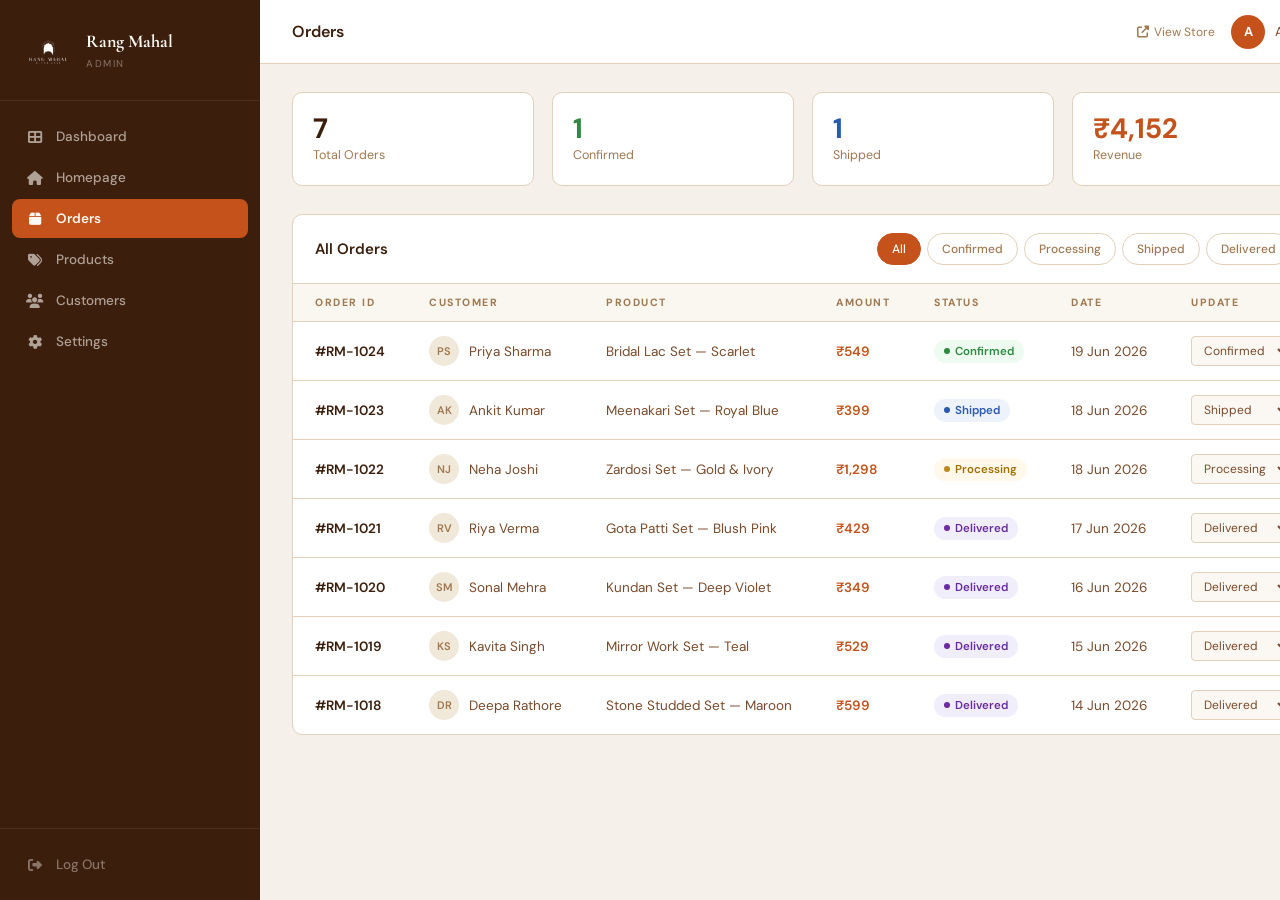
<file: Admin/orders.html>
<!DOCTYPE html>
<html lang="en">
<head>
  <meta charset="UTF-8" />
  <meta name="viewport" content="width=device-width, initial-scale=1.0" />
  <title>Orders — Rang Mahal Admin</title>
  <link href="https://fonts.googleapis.com/css2?family=Cormorant+Garamond:wght@600;700&family=DM+Sans:wght@300;400;500;600;700&display=swap" rel="stylesheet" />
  <link rel="stylesheet" href="https://cdnjs.cloudflare.com/ajax/libs/font-awesome/6.5.0/css/all.min.css" />
  <link rel="stylesheet" href="admin.css" />
  <style>
    .filter-tabs { display: flex; gap: 6px; }
    .filter-tab {
      padding: 7px 14px; border-radius: 20px; border: 1px solid var(--border);
      background: transparent; color: var(--text-3);
      font-family: 'DM Sans', sans-serif; font-size: 12px; font-weight: 500;
      cursor: pointer; transition: all var(--t);
    }
    .filter-tab:hover { border-color: var(--orange); color: var(--orange); }
    .filter-tab.active { background: var(--orange); color: #fff; border-color: var(--orange); }
    .status-select {
      padding: 5px 8px; border-radius: 4px; border: 1px solid var(--border);
      font-family: 'DM Sans', sans-serif; font-size: 12px; color: var(--text-2);
      background: var(--cream); cursor: pointer; outline: none;
    }
    .order-id { font-weight: 600; color: var(--brown); }
    .order-amount { font-weight: 600; color: var(--orange); }
  </style>
</head>
<body>

<div class="sidebar-overlay" id="overlay" onclick="closeSidebar()"></div>
<aside class="sidebar" id="sidebar">
  <div class="sidebar-brand"><img src="../assets/images/logo.png" alt="Rang Mahal" /><div class="sidebar-brand-text"><h2>Rang Mahal</h2><span>Admin</span></div></div>
  <nav class="sidebar-nav">
    <a class="nav-item" href="dashboard.html"><i class="fas fa-th-large"></i> Dashboard</a>
    <a class="nav-item" href="homepage.html"><i class="fas fa-home"></i> Homepage</a>
    <a class="nav-item active" href="orders.html"><i class="fas fa-box"></i> Orders</a>
    <a class="nav-item" href="products.html"><i class="fas fa-tags"></i> Products</a>
    <a class="nav-item" href="customers.html"><i class="fas fa-users"></i> Customers</a>
    <a class="nav-item" href="settings.html"><i class="fas fa-cog"></i> Settings</a>
    <div class="nav-spacer"></div>
  </nav>
  <div class="sidebar-footer"><a class="nav-item logout" href="login.html"><i class="fas fa-right-from-bracket"></i> Log Out</a></div>
</aside>

<div class="main">
  <header class="topbar">
    <div class="topbar-left">
      <button class="menu-toggle" onclick="toggleSidebar()"><i class="fas fa-bars"></i></button>
      <span class="topbar-title">Orders</span>
    </div>
    <div class="topbar-right">
      <a href="../index.html" class="topbar-link"><i class="fas fa-external-link-alt"></i> View Store</a>
      <div class="topbar-user"><div class="avatar">A</div><span>Admin</span></div>
    </div>
  </header>

  <div class="content">

    <!-- Stats row -->
    <div class="stats-grid" style="grid-template-columns:repeat(4,1fr);">
      <div class="stat-card" id="statAll">
        <div class="stat-number" id="sAll">0</div>
        <div class="stat-label">Total Orders</div>
      </div>
      <div class="stat-card">
        <div class="stat-number" style="color:var(--green);" id="sConf">0</div>
        <div class="stat-label">Confirmed</div>
      </div>
      <div class="stat-card">
        <div class="stat-number" style="color:#2A5AB0;" id="sShip">0</div>
        <div class="stat-label">Shipped</div>
      </div>
      <div class="stat-card">
        <div class="stat-number" style="color:var(--orange);" id="sRev">₹0</div>
        <div class="stat-label">Revenue</div>
      </div>
    </div>

    <div class="panel">
      <div class="panel-head">
        <span class="panel-title">All Orders</span>
        <div class="filter-tabs" id="filterTabs">
          <button class="filter-tab active" onclick="filterOrders('all',this)">All</button>
          <button class="filter-tab" onclick="filterOrders('confirmed',this)">Confirmed</button>
          <button class="filter-tab" onclick="filterOrders('processing',this)">Processing</button>
          <button class="filter-tab" onclick="filterOrders('shipped',this)">Shipped</button>
          <button class="filter-tab" onclick="filterOrders('delivered',this)">Delivered</button>
        </div>
      </div>
      <div class="table-scroll">
        <table>
          <thead>
            <tr>
              <th>Order ID</th>
              <th>Customer</th>
              <th>Product</th>
              <th>Amount</th>
              <th>Status</th>
              <th>Date</th>
              <th>Update</th>
            </tr>
          </thead>
          <tbody id="tbody"></tbody>
        </table>
      </div>
      <div class="empty" id="empty" style="display:none;">
        <i class="fas fa-box"></i>
        <h3>No orders found</h3>
        <p>Orders will appear here when customers place them.</p>
      </div>
    </div>

  </div>
</div>

<div class="toast" id="toast"><i class="fas fa-check-circle"></i> <span id="toastMsg"></span></div>

<script src="admin-data.js"></script>
<script>
  let currentFilter = 'all';

  function updateStats() {
    const orders = DB.orders();
    document.getElementById('sAll').textContent = orders.length;
    document.getElementById('sConf').textContent = orders.filter(o => o.status === 'confirmed').length;
    document.getElementById('sShip').textContent = orders.filter(o => o.status === 'shipped').length;
    document.getElementById('sRev').textContent = formatPrice(orders.reduce((s,o) => s + o.amount, 0));
  }

  function renderOrders() {
    const orders = DB.orders();
    const filtered = currentFilter === 'all' ? orders : orders.filter(o => o.status === currentFilter);
    const tbody = document.getElementById('tbody');
    const empty = document.getElementById('empty');

    if (!filtered.length) { tbody.innerHTML = ''; empty.style.display = 'block'; return; }
    empty.style.display = 'none';

    tbody.innerHTML = filtered.map(o => `
      <tr>
        <td class="order-id">#${o.id}</td>
        <td>
          <div class="customer-cell">
            <div class="customer-avatar">${o.initials}</div>
            ${o.customer}
          </div>
        </td>
        <td>${o.product}</td>
        <td class="order-amount">${formatPrice(o.amount)}</td>
        <td><span class="status ${o.status}"><span class="status-dot"></span>${o.status.charAt(0).toUpperCase() + o.status.slice(1)}</span></td>
        <td>${o.date}</td>
        <td>
          <select class="status-select" onchange="updateStatus('${o.id}', this.value)">
            <option value="confirmed"  ${o.status==='confirmed'?'selected':''}>Confirmed</option>
            <option value="processing" ${o.status==='processing'?'selected':''}>Processing</option>
            <option value="shipped"    ${o.status==='shipped'?'selected':''}>Shipped</option>
            <option value="delivered"  ${o.status==='delivered'?'selected':''}>Delivered</option>
            <option value="cancelled"  ${o.status==='cancelled'?'selected':''}>Cancelled</option>
          </select>
        </td>
      </tr>
    `).join('');

    updateStats();
  }

  function updateStatus(id, newStatus) {
    const orders = DB.orders();
    const order = orders.find(o => o.id === id);
    if (order) {
      order.status = newStatus;
      DB.saveOrders(orders);
      renderOrders();
      showToast('Order #' + id + ' updated to ' + newStatus);
    }
  }

  function filterOrders(status, btn) {
    currentFilter = status;
    document.querySelectorAll('.filter-tab').forEach(t => t.classList.remove('active'));
    btn.classList.add('active');
    renderOrders();
  }

  function showToast(msg) {
    const t = document.getElementById('toast');
    document.getElementById('toastMsg').textContent = msg;
    t.classList.add('show');
    setTimeout(() => t.classList.remove('show'), 2500);
  }

  renderOrders();
</script>
</body>
</html>
</file>
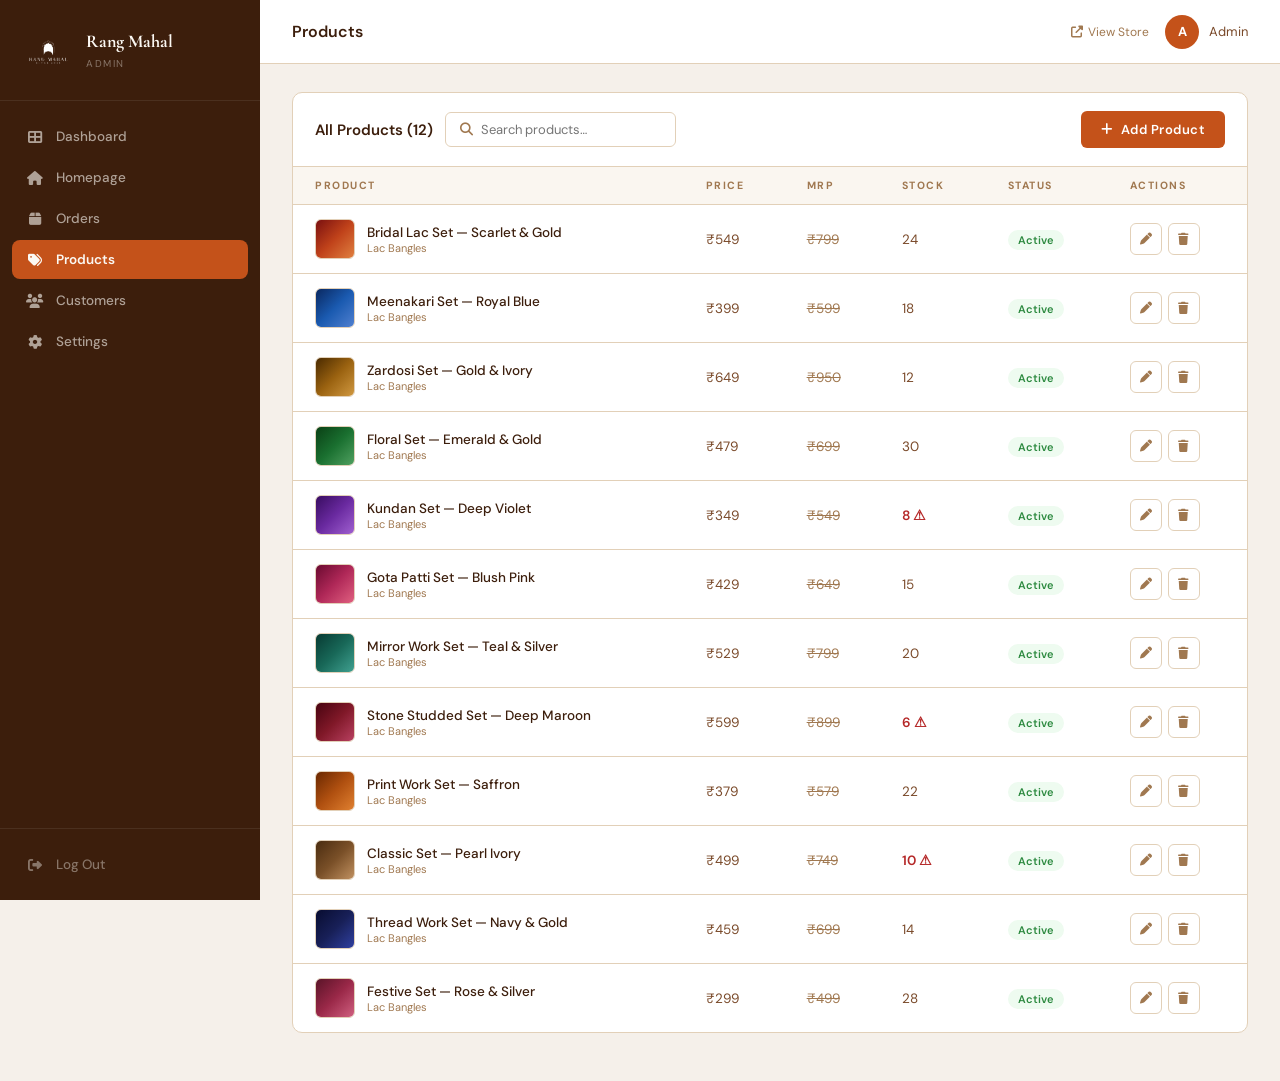
<file: Admin/products.html>
<!DOCTYPE html>
<html lang="en">
<head>
  <meta charset="UTF-8" />
  <meta name="viewport" content="width=device-width, initial-scale=1.0" />
  <title>Products — Rang Mahal Admin</title>
  <link href="https://fonts.googleapis.com/css2?family=Cormorant+Garamond:wght@600;700&family=DM+Sans:wght@300;400;500;600;700&display=swap" rel="stylesheet" />
  <link rel="stylesheet" href="https://cdnjs.cloudflare.com/ajax/libs/font-awesome/6.5.0/css/all.min.css" />
  <link rel="stylesheet" href="admin.css" />
  <style>
    .product-thumb {
      width: 40px; height: 40px; border-radius: 6px;
      overflow: hidden; flex-shrink: 0; border: 1px solid var(--border);
    }
    .product-thumb img { width: 100%; height: 100%; object-fit: cover; }
    .product-thumb .ph { width: 100%; height: 100%; }
    .product-cell { display: flex; align-items: center; gap: 12px; }
    .product-cell-name { font-weight: 500; color: var(--brown); }
    .product-cell-cat { font-size: 11px; color: var(--text-3); }
    .stock-low { color: var(--red); font-weight: 600; }
    .badge-active { background: #EEFBF0; color: var(--green); padding: 3px 10px; border-radius: 20px; font-size: 11px; font-weight: 600; }
    .badge-draft  { background: var(--cream-2); color: var(--text-3); padding: 3px 10px; border-radius: 20px; font-size: 11px; font-weight: 600; }
    .top-actions { display: flex; align-items: center; gap: 12px; flex-wrap: wrap; }
    .search-box {
      display: flex; align-items: center; gap: 8px;
      border: 1px solid var(--border); border-radius: 6px;
      padding: 8px 14px; background: var(--white);
    }
    .search-box i { color: var(--text-3); font-size: 13px; }
    .search-box input {
      border: none; background: transparent; font-family: 'DM Sans', sans-serif;
      font-size: 13px; color: var(--text); outline: none; width: clamp(100px, 20vw, 180px);
    }

    /* Photo gallery in modal */
    .photo-label {
      font-size: 11.5px; font-weight: 600; letter-spacing: 0.5px;
      text-transform: uppercase; color: var(--text-2); margin-bottom: 10px;
    }
    .photo-grid {
      display: flex; flex-wrap: wrap; gap: 10px; margin-bottom: 6px;
    }
    .photo-item {
      width: 88px; height: 88px; border-radius: 8px;
      overflow: hidden; position: relative;
      border: 1px solid var(--border);
    }
    .photo-item img { width: 100%; height: 100%; object-fit: cover; }
    .photo-item.first::after {
      content: 'MAIN'; position: absolute; bottom: 0; left: 0; right: 0;
      background: var(--orange); color: #fff; text-align: center;
      font-size: 8px; font-weight: 700; letter-spacing: 1px; padding: 2px;
    }
    .photo-remove {
      position: absolute; top: 4px; right: 4px;
      width: 20px; height: 20px; border-radius: 50%;
      background: rgba(0,0,0,0.6); color: #fff;
      border: none; cursor: pointer; font-size: 10px;
      display: flex; align-items: center; justify-content: center;
      transition: background 0.2s;
    }
    .photo-remove:hover { background: var(--red); }
    .photo-add-btn {
      width: 88px; height: 88px; border-radius: 8px;
      border: 2px dashed var(--border);
      background: var(--cream); color: var(--text-3);
      cursor: pointer;
      display: flex; flex-direction: column;
      align-items: center; justify-content: center; gap: 4px;
      font-family: 'DM Sans', sans-serif;
      font-size: 10px; font-weight: 500;
      transition: all 0.2s;
    }
    .photo-add-btn i { font-size: 18px; }
    .photo-add-btn:hover { border-color: var(--orange); color: var(--orange); }
    .photo-actions {
      display: flex; align-items: center; gap: 12px; margin-top: 8px;
    }
    .url-link {
      font-size: 11.5px; color: var(--orange); cursor: pointer;
      display: flex; align-items: center; gap: 4px;
      background: none; border: none; font-family: 'DM Sans', sans-serif;
      transition: color 0.2s;
    }
    .url-link:hover { color: var(--brown); }
    .photo-hint { font-size: 11px; color: var(--text-3); }

    @media (max-width: 768px) {
      .top-actions { flex-direction: column; align-items: stretch; }
      .search-box { width: 100%; }
      .search-box input { width: 100%; }
      .photo-item, .photo-add-btn { width: 72px; height: 72px; }
    }
    @media (max-width: 480px) {
      .photo-item, .photo-add-btn { width: 64px; height: 64px; }
      .photo-grid { gap: 8px; }
    }
  </style>
</head>
<body>

<div class="sidebar-overlay" id="overlay" onclick="closeSidebar()"></div>
<aside class="sidebar" id="sidebar">
  <div class="sidebar-brand"><img src="../assets/images/logo.png" alt="Rang Mahal" /><div class="sidebar-brand-text"><h2>Rang Mahal</h2><span>Admin</span></div></div>
  <nav class="sidebar-nav">
    <a class="nav-item" href="dashboard.html"><i class="fas fa-th-large"></i> Dashboard</a>
    <a class="nav-item" href="homepage.html"><i class="fas fa-home"></i> Homepage</a>
    <a class="nav-item" href="orders.html"><i class="fas fa-box"></i> Orders</a>
    <a class="nav-item active" href="products.html"><i class="fas fa-tags"></i> Products</a>
    <a class="nav-item" href="customers.html"><i class="fas fa-users"></i> Customers</a>
    <a class="nav-item" href="settings.html"><i class="fas fa-cog"></i> Settings</a>
    <div class="nav-spacer"></div>
  </nav>
  <div class="sidebar-footer"><a class="nav-item logout" href="login.html"><i class="fas fa-right-from-bracket"></i> Log Out</a></div>
</aside>

<div class="main">
  <header class="topbar">
    <div class="topbar-left">
      <button class="menu-toggle" onclick="toggleSidebar()"><i class="fas fa-bars"></i></button>
      <span class="topbar-title">Products</span>
    </div>
    <div class="topbar-right">
      <a href="../index.html" class="topbar-link"><i class="fas fa-external-link-alt"></i> View Store</a>
      <div class="topbar-user"><div class="avatar">A</div><span>Admin</span></div>
    </div>
  </header>

  <div class="content">
    <div class="panel">
      <div class="panel-head">
        <div class="top-actions">
          <span class="panel-title">All Products (<span id="count">0</span>)</span>
          <div class="search-box">
            <i class="fas fa-search"></i>
            <input type="text" id="searchInput" placeholder="Search products…" oninput="renderProducts()" />
          </div>
        </div>
        <button class="btn-primary" onclick="openModal()"><i class="fas fa-plus"></i> Add Product</button>
      </div>
      <div class="table-scroll">
        <table>
          <thead>
            <tr>
              <th>Product</th>
              <th>Price</th>
              <th>MRP</th>
              <th>Stock</th>
              <th>Status</th>
              <th>Actions</th>
            </tr>
          </thead>
          <tbody id="tbody"></tbody>
        </table>
      </div>
      <div class="empty" id="empty" style="display:none;">
        <i class="fas fa-tags"></i>
        <h3>No products found</h3>
        <p>Add your first product to get started.</p>
      </div>
    </div>
  </div>
</div>

<!-- Modal -->
<div class="modal-overlay" id="modal">
  <div class="modal">
    <div class="modal-header">
      <h3 id="modalTitle">Add Product</h3>
      <button class="modal-close" onclick="closeModal()">×</button>
    </div>
    <div class="modal-body">
      <input type="hidden" id="editId" />
      <div class="form-group">
        <label>Product Name</label>
        <input type="text" class="form-input" id="fName" placeholder="Bridal Lac Set — Scarlet & Gold" />
      </div>
      <div class="form-row">
        <div class="form-group">
          <label>Category</label>
          <select class="form-input" id="fCategory">
            <option>Lac Bangles</option>
            <option>Jewellery</option>
            <option>Blue Pottery</option>
            <option>Textiles</option>
            <option>Mojris</option>
          </select>
        </div>
        <div class="form-group">
          <label>Status</label>
          <select class="form-input" id="fStatus">
            <option value="active">Active</option>
            <option value="draft">Draft</option>
          </select>
        </div>
      </div>
      <div class="form-row">
        <div class="form-group">
          <label>Price (₹)</label>
          <input type="number" class="form-input" id="fPrice" placeholder="549" />
        </div>
        <div class="form-group">
          <label>MRP (₹)</label>
          <input type="number" class="form-input" id="fMrp" placeholder="799" />
        </div>
      </div>
      <div class="form-group">
        <label>Stock Quantity</label>
        <input type="number" class="form-input" id="fStock" placeholder="24" />
      </div>

      <!-- Description -->
      <div class="form-group">
        <label><i class="fas fa-align-left" style="color:var(--orange);margin-right:4px;"></i> Product Description</label>
        <textarea class="form-input" id="fDesc" placeholder="A stunning bridal bangle set handcrafted in pure lac…" style="min-height:70px;resize:vertical;font-family:'DM Sans',sans-serif;line-height:1.6;"></textarea>
      </div>

      <!-- Specs -->
      <div class="form-group">
        <label><i class="fas fa-list" style="color:var(--orange);margin-right:4px;"></i> Product Specs</label>
        <div class="form-row">
          <div class="form-group">
            <label style="font-size:11px;">Material</label>
            <input type="text" class="form-input" id="fMaterial" placeholder="Pure natural lac" />
          </div>
          <div class="form-group">
            <label style="font-size:11px;">Finish</label>
            <input type="text" class="form-input" id="fFinish" placeholder="Hand-painted with gold zardosi" />
          </div>
        </div>
        <div class="form-row">
          <div class="form-group">
            <label style="font-size:11px;">Set Includes</label>
            <input type="text" class="form-input" id="fIncludes" placeholder="6 bangles per set" />
          </div>
          <div class="form-group">
            <label style="font-size:11px;">Care Instructions</label>
            <input type="text" class="form-input" id="fCare" placeholder="Keep away from water and perfume" />
          </div>
        </div>
      </div>

      <!-- Photo Gallery -->
      <div class="form-group">
        <div class="photo-label"><i class="fas fa-camera" style="color:var(--orange);margin-right:4px;"></i> Product Photos</div>
        <div class="photo-grid" id="photoGrid"></div>
        <div class="photo-actions">
          <button type="button" class="photo-add-btn" onclick="document.getElementById('fileInput').click()">
            <i class="fas fa-plus"></i>
            Add Photo
          </button>
          <input type="file" id="fileInput" accept="image/*" multiple style="display:none" onchange="handleFiles(this.files)" />
          <button type="button" class="url-link" onclick="addByUrl()">
            <i class="fas fa-link"></i> Paste image URL
          </button>
        </div>
        <p class="photo-hint">First photo will be the main product image. You can add as many as you want.</p>
      </div>
    </div>
    <div class="modal-footer">
      <button class="btn-secondary" onclick="closeModal()">Cancel</button>
      <button class="btn-primary" onclick="saveProduct()"><i class="fas fa-check"></i> Save Product</button>
    </div>
  </div>
</div>

<div class="toast" id="toast"><i class="fas fa-check-circle"></i> <span id="toastMsg"></span></div>

<script src="admin-data.js"></script>
<script>
  const COLORS = ['ph-red','ph-blue','ph-gold','ph-green','ph-purple','ph-pink','ph-teal','ph-maroon','ph-saffron','ph-ivory','ph-navy','ph-rose'];
  var productImages = [];

  /* ── Photo handling ── */

  function handleFiles(files) {
    for (var i = 0; i < files.length; i++) {
      resizeAndStore(files[i]);
    }
    document.getElementById('fileInput').value = '';
  }

  function resizeAndStore(file) {
    if (!file.type.startsWith('image/')) return;
    var reader = new FileReader();
    reader.onload = function(e) {
      var img = new Image();
      img.onload = function() {
        var canvas = document.createElement('canvas');
        var maxW = 600, w = img.width, h = img.height;
        if (w > maxW) { h = Math.round(h * maxW / w); w = maxW; }
        canvas.width = w;
        canvas.height = h;
        canvas.getContext('2d').drawImage(img, 0, 0, w, h);
        var dataUrl = canvas.toDataURL('image/jpeg', 0.7);
        productImages.push(dataUrl);
        renderPhotoGrid();
      };
      img.src = e.target.result;
    };
    reader.readAsDataURL(file);
  }

  function addByUrl() {
    var url = prompt('Paste image URL (from Pexels, Unsplash, etc.):');
    if (url && url.trim().startsWith('http')) {
      productImages.push(url.trim());
      renderPhotoGrid();
    }
  }

  function removePhoto(index) {
    productImages.splice(index, 1);
    renderPhotoGrid();
  }

  function renderPhotoGrid() {
    var grid = document.getElementById('photoGrid');
    grid.innerHTML = productImages.map(function(src, i) {
      return '<div class="photo-item' + (i === 0 ? ' first' : '') + '">' +
        '<img src="' + src + '" />' +
        '<button class="photo-remove" onclick="removePhoto(' + i + ')">×</button>' +
      '</div>';
    }).join('');
  }

  /* ── Product table ── */

  function renderProducts() {
    const products = DB.products();
    const q = document.getElementById('searchInput').value.toLowerCase();
    const filtered = q ? products.filter(p => p.name.toLowerCase().includes(q) || p.category.toLowerCase().includes(q)) : products;

    document.getElementById('count').textContent = filtered.length;
    const tbody = document.getElementById('tbody');
    const empty = document.getElementById('empty');

    if (!filtered.length) { tbody.innerHTML = ''; empty.style.display = 'block'; return; }
    empty.style.display = 'none';

    tbody.innerHTML = filtered.map(p => `
      <tr>
        <td>
          <div class="product-cell">
            <div class="product-thumb">${p.images && p.images[0] ? '<img src="'+p.images[0]+'">' : '<div class="ph '+(p.color||'ph-gold')+'"></div>'}</div>
            <div><div class="product-cell-name">${p.name}</div><div class="product-cell-cat">${p.category}${p.images ? ' · '+p.images.length+' photos' : ''}</div></div>
          </div>
        </td>
        <td>${formatPrice(p.price)}</td>
        <td style="color:var(--text-3);text-decoration:line-through;">${formatPrice(p.mrp)}</td>
        <td class="${p.stock <= 10 ? 'stock-low' : ''}">${p.stock}${p.stock <= 10 ? ' ⚠' : ''}</td>
        <td><span class="badge-${p.status}">${p.status === 'active' ? 'Active' : 'Draft'}</span></td>
        <td>
          <div class="row-actions">
            <button class="row-btn" title="Edit" onclick="editProduct(${p.id})"><i class="fas fa-pen"></i></button>
            <button class="row-btn delete" title="Delete" onclick="deleteProduct(${p.id})"><i class="fas fa-trash"></i></button>
          </div>
        </td>
      </tr>
    `).join('');
  }

  /* ── Modal ── */

  var SPEC_FIELDS = ['fDesc','fMaterial','fFinish','fIncludes','fCare'];

  function openModal(id) {
    document.getElementById('modal').classList.add('show');
    document.getElementById('modalTitle').textContent = id ? 'Edit Product' : 'Add Product';
    document.getElementById('editId').value = id || '';
    if (!id) {
      ['fName','fPrice','fMrp','fStock'].concat(SPEC_FIELDS).forEach(f => document.getElementById(f).value = '');
      document.getElementById('fCategory').value = 'Lac Bangles';
      document.getElementById('fStatus').value = 'active';
      productImages = [];
      renderPhotoGrid();
    }
  }

  function closeModal() {
    document.getElementById('modal').classList.remove('show');
  }

  function editProduct(id) {
    const p = DB.products().find(x => x.id === id);
    if (!p) return;
    openModal(id);
    document.getElementById('fName').value = p.name;
    document.getElementById('fCategory').value = p.category;
    document.getElementById('fPrice').value = p.price;
    document.getElementById('fMrp').value = p.mrp;
    document.getElementById('fStock').value = p.stock;
    document.getElementById('fStatus').value = p.status;
    document.getElementById('fDesc').value = p.description || '';
    document.getElementById('fMaterial').value = (p.specs && p.specs.material) || '';
    document.getElementById('fFinish').value = (p.specs && p.specs.finish) || '';
    document.getElementById('fIncludes').value = (p.specs && p.specs.includes) || '';
    document.getElementById('fCare').value = (p.specs && p.specs.care) || '';
    productImages = (p.images || []).slice();
    renderPhotoGrid();
  }

  function getSpecs() {
    return {
      material: document.getElementById('fMaterial').value.trim(),
      finish: document.getElementById('fFinish').value.trim(),
      includes: document.getElementById('fIncludes').value.trim(),
      care: document.getElementById('fCare').value.trim()
    };
  }

  function saveProduct() {
    const name = document.getElementById('fName').value.trim();
    const price = parseInt(document.getElementById('fPrice').value);
    const mrp = parseInt(document.getElementById('fMrp').value);
    const stock = parseInt(document.getElementById('fStock').value);
    if (!name || !price) { alert('Please fill in product name and price.'); return; }

    var desc = document.getElementById('fDesc').value.trim();
    var specs = getSpecs();

    const products = DB.products();
    const editId = parseInt(document.getElementById('editId').value);

    if (editId) {
      const idx = products.findIndex(p => p.id === editId);
      if (idx !== -1) {
        products[idx].name = name;
        products[idx].category = document.getElementById('fCategory').value;
        products[idx].price = price;
        products[idx].mrp = mrp || price;
        products[idx].stock = stock || 0;
        products[idx].status = document.getElementById('fStatus').value;
        products[idx].images = productImages.slice();
        products[idx].description = desc;
        products[idx].specs = specs;
      }
      showToast('Product updated successfully');
    } else {
      products.push({
        id: DB.nextProductId(),
        name, category: document.getElementById('fCategory').value,
        price, mrp: mrp || price, stock: stock || 0,
        status: document.getElementById('fStatus').value,
        color: COLORS[Math.floor(Math.random() * COLORS.length)],
        images: productImages.slice(),
        description: desc,
        specs: specs
      });
      showToast('Product added successfully');
    }

    try {
      DB.saveProducts(products);
    } catch(e) {
      alert('Storage is full! Try removing some product photos or deleting unused products.');
      return;
    }

    closeModal();
    renderProducts();
  }

  function deleteProduct(id) {
    if (!confirm('Delete this product?')) return;
    const products = DB.products().filter(p => p.id !== id);
    DB.saveProducts(products);
    showToast('Product deleted');
    renderProducts();
  }

  function showToast(msg) {
    const t = document.getElementById('toast');
    document.getElementById('toastMsg').textContent = msg;
    t.classList.add('show');
    setTimeout(() => t.classList.remove('show'), 2500);
  }

  renderProducts();
</script>
</body>
</html>
</file>
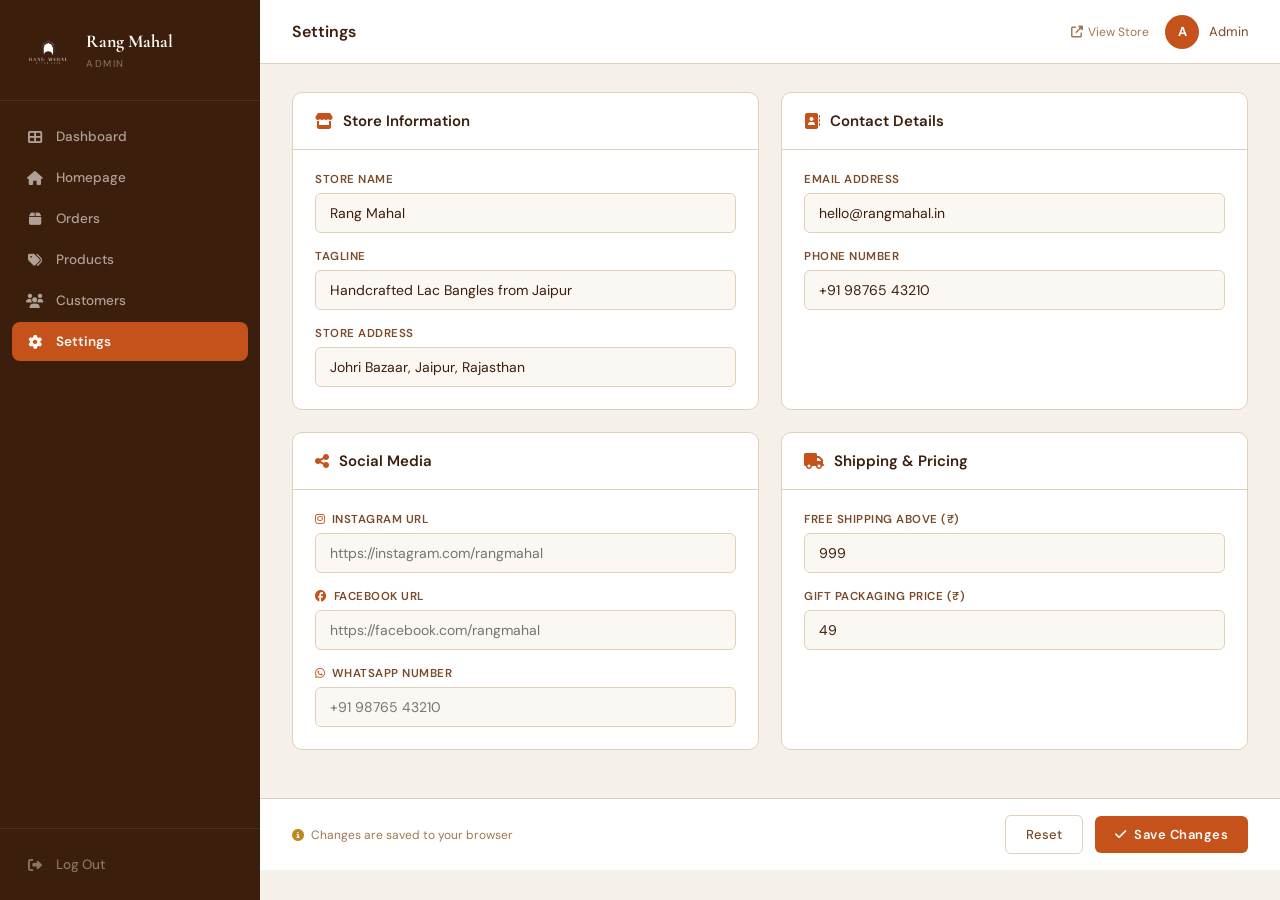
<file: Admin/settings.html>
<!DOCTYPE html>
<html lang="en">
<head>
  <meta charset="UTF-8" />
  <meta name="viewport" content="width=device-width, initial-scale=1.0" />
  <title>Settings — Rang Mahal Admin</title>
  <link href="https://fonts.googleapis.com/css2?family=Cormorant+Garamond:wght@600;700&family=DM+Sans:wght@300;400;500;600;700&display=swap" rel="stylesheet" />
  <link rel="stylesheet" href="https://cdnjs.cloudflare.com/ajax/libs/font-awesome/6.5.0/css/all.min.css" />
  <link rel="stylesheet" href="admin.css" />
  <style>
    .settings-grid { display: grid; grid-template-columns: 1fr 1fr; gap: 22px; }
    .settings-card { background: var(--white); border: 1px solid var(--border); border-radius: 10px; overflow: hidden; }
    .settings-card-head {
      padding: 18px 22px; border-bottom: 1px solid var(--border);
      display: flex; align-items: center; gap: 10px;
    }
    .settings-card-head i { color: var(--orange); }
    .settings-card-head h3 { font-size: 15px; font-weight: 600; color: var(--brown); }
    .settings-card-body { padding: 22px; }
    .save-bar {
      position: sticky; bottom: 0;
      background: var(--white); border-top: 1px solid var(--border);
      padding: 16px 32px;
      display: flex; align-items: center; justify-content: flex-end; gap: 12px;
    }
    .save-note { font-size: 12px; color: var(--text-3); margin-right: auto; }
    .save-note i { color: var(--gold); margin-right: 4px; }
    @media (max-width: 768px) {
      .settings-grid { grid-template-columns: 1fr; }
      .save-bar { padding: 14px 16px; }
      .settings-card-body { padding: 16px; }
      .form-input { font-size: 16px; }
    }
    @media (max-width: 480px) {
      .save-bar { flex-wrap: wrap; gap: 10px; }
      .save-note { font-size: 11px; }
    }
  </style>
</head>
<body>

<div class="sidebar-overlay" id="overlay" onclick="closeSidebar()"></div>
<aside class="sidebar" id="sidebar">
  <div class="sidebar-brand"><img src="../assets/images/logo.png" alt="Rang Mahal" /><div class="sidebar-brand-text"><h2>Rang Mahal</h2><span>Admin</span></div></div>
  <nav class="sidebar-nav">
    <a class="nav-item" href="dashboard.html"><i class="fas fa-th-large"></i> Dashboard</a>
    <a class="nav-item" href="homepage.html"><i class="fas fa-home"></i> Homepage</a>
    <a class="nav-item" href="orders.html"><i class="fas fa-box"></i> Orders</a>
    <a class="nav-item" href="products.html"><i class="fas fa-tags"></i> Products</a>
    <a class="nav-item" href="customers.html"><i class="fas fa-users"></i> Customers</a>
    <a class="nav-item active" href="settings.html"><i class="fas fa-cog"></i> Settings</a>
    <div class="nav-spacer"></div>
  </nav>
  <div class="sidebar-footer"><a class="nav-item logout" href="login.html"><i class="fas fa-right-from-bracket"></i> Log Out</a></div>
</aside>

<div class="main">
  <header class="topbar">
    <div class="topbar-left">
      <button class="menu-toggle" onclick="toggleSidebar()"><i class="fas fa-bars"></i></button>
      <span class="topbar-title">Settings</span>
    </div>
    <div class="topbar-right">
      <a href="../index.html" class="topbar-link"><i class="fas fa-external-link-alt"></i> View Store</a>
      <div class="topbar-user"><div class="avatar">A</div><span>Admin</span></div>
    </div>
  </header>

  <div class="content">

    <div class="settings-grid">

      <!-- Store Info -->
      <div class="settings-card">
        <div class="settings-card-head">
          <i class="fas fa-store"></i>
          <h3>Store Information</h3>
        </div>
        <div class="settings-card-body">
          <div class="form-group">
            <label>Store Name</label>
            <input type="text" class="form-input" id="sName" />
          </div>
          <div class="form-group">
            <label>Tagline</label>
            <input type="text" class="form-input" id="sTagline" />
          </div>
          <div class="form-group">
            <label>Store Address</label>
            <input type="text" class="form-input" id="sAddress" />
          </div>
        </div>
      </div>

      <!-- Contact -->
      <div class="settings-card">
        <div class="settings-card-head">
          <i class="fas fa-address-book"></i>
          <h3>Contact Details</h3>
        </div>
        <div class="settings-card-body">
          <div class="form-group">
            <label>Email Address</label>
            <input type="email" class="form-input" id="sEmail" />
          </div>
          <div class="form-group">
            <label>Phone Number</label>
            <input type="tel" class="form-input" id="sPhone" />
          </div>
        </div>
      </div>

      <!-- Social -->
      <div class="settings-card">
        <div class="settings-card-head">
          <i class="fas fa-share-alt"></i>
          <h3>Social Media</h3>
        </div>
        <div class="settings-card-body">
          <div class="form-group">
            <label><i class="fab fa-instagram" style="color:var(--orange);margin-right:6px;"></i>Instagram URL</label>
            <input type="url" class="form-input" id="sInsta" placeholder="https://instagram.com/rangmahal" />
          </div>
          <div class="form-group">
            <label><i class="fab fa-facebook" style="color:var(--orange);margin-right:6px;"></i>Facebook URL</label>
            <input type="url" class="form-input" id="sFb" placeholder="https://facebook.com/rangmahal" />
          </div>
          <div class="form-group">
            <label><i class="fab fa-whatsapp" style="color:var(--orange);margin-right:6px;"></i>WhatsApp Number</label>
            <input type="tel" class="form-input" id="sWa" placeholder="+91 98765 43210" />
          </div>
        </div>
      </div>

      <!-- Shipping -->
      <div class="settings-card">
        <div class="settings-card-head">
          <i class="fas fa-truck"></i>
          <h3>Shipping & Pricing</h3>
        </div>
        <div class="settings-card-body">
          <div class="form-group">
            <label>Free Shipping Above (₹)</label>
            <input type="number" class="form-input" id="sShipMin" />
          </div>
          <div class="form-group">
            <label>Gift Packaging Price (₹)</label>
            <input type="number" class="form-input" id="sGiftPrice" />
          </div>
        </div>
      </div>

    </div>

  </div>

  <!-- Save bar -->
  <div class="save-bar">
    <span class="save-note"><i class="fas fa-info-circle"></i> Changes are saved to your browser</span>
    <button class="btn-secondary" onclick="loadSettings()">Reset</button>
    <button class="btn-primary" onclick="saveSettings()"><i class="fas fa-check"></i> Save Changes</button>
  </div>
</div>

<div class="toast" id="toast"><i class="fas fa-check-circle"></i> <span id="toastMsg"></span></div>

<script src="admin-data.js"></script>
<script>
  function loadSettings() {
    const s = DB.settings();
    document.getElementById('sName').value = s.storeName || '';
    document.getElementById('sTagline').value = s.tagline || '';
    document.getElementById('sEmail').value = s.email || '';
    document.getElementById('sPhone').value = s.phone || '';
    document.getElementById('sAddress').value = s.address || '';
    document.getElementById('sInsta').value = s.instagram || '';
    document.getElementById('sFb').value = s.facebook || '';
    document.getElementById('sWa').value = s.whatsapp || '';
    document.getElementById('sShipMin').value = s.freeShippingMin || 999;
    document.getElementById('sGiftPrice').value = s.giftPackagingPrice || 49;
  }

  function saveSettings() {
    const s = {
      storeName: document.getElementById('sName').value,
      tagline: document.getElementById('sTagline').value,
      email: document.getElementById('sEmail').value,
      phone: document.getElementById('sPhone').value,
      address: document.getElementById('sAddress').value,
      instagram: document.getElementById('sInsta').value,
      facebook: document.getElementById('sFb').value,
      whatsapp: document.getElementById('sWa').value,
      freeShippingMin: parseInt(document.getElementById('sShipMin').value) || 999,
      giftPackagingPrice: parseInt(document.getElementById('sGiftPrice').value) || 49,
    };
    DB.saveSettings(s);
    showToast('Settings saved successfully');
  }

  function showToast(msg) {
    const t = document.getElementById('toast');
    document.getElementById('toastMsg').textContent = msg;
    t.classList.add('show');
    setTimeout(() => t.classList.remove('show'), 2500);
  }

  loadSettings();
</script>
</body>
</html>
</file>
<file: assets/css/styles.css>
/* ============================================================
   RANG MAHAL — Global Styles
   Cream #FBF8F3 | Orange #C4521A | Brown #3C1E0C | Gold #BE8820
   ============================================================ */

@import url('https://fonts.googleapis.com/css2?family=Cormorant+Garamond:ital,wght@0,400;0,500;0,600;0,700;1,400;1,600&family=DM+Sans:wght@300;400;500;600&family=Noto+Serif+Devanagari:wght@400;600;700&display=swap');

*, *::before, *::after { box-sizing: border-box; margin: 0; padding: 0; }

:root {
  --cream:     #FBF8F3;
  --cream-2:   #F0E8D8;
  --white:     #FFFFFF;
  --brown:     #3C1E0C;
  --brown-2:   #7A4A2A;
  --orange:    #C4521A;
  --orange-2:  #E06B2A;
  --gold:      #BE8820;
  --border:    #E2D0B8;
  --text:      #3C1E0C;
  --text-2:    #7A4A2A;
  --text-3:    #A07850;
  --shadow:    0 2px 16px rgba(60,30,12,0.09);
  --shadow-2:  0 8px 36px rgba(60,30,12,0.14);
  --r:         8px;
  --r-lg:      14px;
  --t:         0.25s ease;
}

html { scroll-behavior: smooth; }

body {
  font-family: 'DM Sans', sans-serif;
  background: var(--cream);
  color: var(--text);
  line-height: 1.6;
  overflow-x: hidden;
}

img { display: block; max-width: 100%; }
a   { text-decoration: none; color: inherit; }


/* ── Navbar ───────────────────────────────────────────────── */
.navbar {
  background: var(--cream);
  border-bottom: 1px solid var(--border);
  position: sticky; top: 0; z-index: 999;
}
.nav-wrap {
  max-width: 1440px; margin: 0 auto;
  padding: 0 48px 0 24px;
  display: flex;
  align-items: center;
  justify-content: space-between;
  height: 140px;
}
.nav-links { display: flex; align-items: center; gap: 56px; }
.nav-right  { display: flex; align-items: center; gap: 24px; }

/* ── Nav Search Bar ───────────────────────────────────────── */
.nav-search {
  display: flex; align-items: center;
  border-bottom: 1.5px solid var(--gold);
  padding: 4px 2px;
  width: clamp(100px, 12vw, 160px);
  transition: border-color var(--t);
}
.nav-search:focus-within { border-color: var(--orange); }
.nav-search-input {
  border: none; background: transparent;
  font-family: 'DM Sans', sans-serif;
  font-size: 13px; color: var(--text);
  width: 100%; outline: none;
  letter-spacing: 0.5px;
}
.nav-search-input::placeholder { color: var(--text-3); }

/* ── Bag Button ───────────────────────────────────────────── */
.nav-bag {
  background: var(--brown);
  color: var(--cream);
  border: none; cursor: pointer;
  padding: 11px 22px;
  font-family: 'DM Sans', sans-serif;
  font-size: 12px; font-weight: 600;
  letter-spacing: 1.5px; text-transform: uppercase;
  border-radius: 3px;
  transition: background var(--t);
  white-space: nowrap;
}
.nav-bag:hover { background: var(--orange); }

.nav-link {
  font-size: 13.5px; font-weight: 500;
  letter-spacing: 2px; text-transform: uppercase;
  color: var(--text-2);
  transition: color var(--t);
  position: relative;
}
.nav-link::after {
  content: ''; position: absolute; bottom: -4px; left: 0;
  width: 0; height: 1px; background: var(--orange);
  transition: width var(--t);
}
.nav-link:hover,
.nav-link.active { color: var(--orange); }
.nav-link:hover::after,
.nav-link.active::after { width: 100%; }

.nav-logo img { height: 130px; display: block; width: auto; }

.nav-icon {
  background: none; border: none; cursor: pointer;
  color: var(--text-2); font-size: 20px;
  transition: color var(--t); position: relative;
  width: 42px; height: 42px;
  display: flex; align-items: center; justify-content: center;
  border-radius: 50%;
}
.nav-icon:hover { color: var(--orange); background: var(--cream-2); }

.cart-count {
  position: absolute; top: 2px; right: 2px;
  background: var(--orange); color: #fff;
  font-size: 9px; font-weight: 700;
  width: 14px; height: 14px; border-radius: 50%;
  display: flex; align-items: center; justify-content: center;
}

/* ── Buttons ──────────────────────────────────────────────── */
.btn {
  display: inline-flex; align-items: center; gap: 8px;
  padding: 13px 30px; border-radius: 4px;
  font-family: 'DM Sans', sans-serif;
  font-size: 12.5px; font-weight: 600;
  letter-spacing: 1.4px; text-transform: uppercase;
  cursor: pointer; border: 1.5px solid transparent;
  transition: all var(--t);
}
.btn-solid {
  background: var(--orange); color: #fff; border-color: var(--orange);
}
.btn-solid:hover { background: var(--brown); border-color: var(--brown); }

.btn-outline {
  background: transparent; color: var(--brown); border-color: var(--brown);
}
.btn-outline:hover { background: var(--brown); color: var(--cream); }

.btn-sm { padding: 9px 22px; font-size: 11.5px; }

/* ── Product Card ─────────────────────────────────────────── */
.card {
  background: var(--white);
  border-radius: var(--r-lg);
  overflow: hidden;
  border: 1px solid var(--border);
  transition: box-shadow var(--t), transform var(--t);
}
.card:hover { box-shadow: var(--shadow-2); transform: translateY(-4px); }

.card-img {
  aspect-ratio: 1/1;
  overflow: hidden;
  background: var(--cream-2);
  position: relative;
}
.card-img img,
.card-placeholder {
  width: 100%; height: 100%;
  object-fit: cover;
  transition: transform 0.4s ease;
}
.card:hover .card-img img,
.card:hover .card-placeholder { transform: scale(1.05); }

.card-badge {
  position: absolute; top: 12px; left: 12px;
  padding: 3px 10px; border-radius: 20px;
  font-size: 10px; font-weight: 600; letter-spacing: 1px;
  text-transform: uppercase;
}
.badge-new  { background: var(--brown);  color: var(--cream); }
.badge-hot  { background: var(--orange); color: #fff; }
.badge-sale { background: #B52828;       color: #fff; }

.card-wish {
  position: absolute; top: 12px; right: 12px;
  width: 32px; height: 32px; border-radius: 50%;
  background: rgba(255,255,255,0.9);
  border: none; cursor: pointer;
  display: flex; align-items: center; justify-content: center;
  font-size: 14px; color: var(--text-3);
  transition: all var(--t);
  opacity: 0;
}
.card:hover .card-wish { opacity: 1; }
.card-wish:hover { color: #B52828; background: #fff; }

.card-body { padding: 16px 18px; }
.card-sub  { font-size: 10.5px; letter-spacing: 1.5px; text-transform: uppercase; color: var(--text-3); margin-bottom: 5px; }
.card-name { font-family: 'Cormorant Garamond', serif; font-size: 17px; font-weight: 600; color: var(--brown); line-height: 1.3; margin-bottom: 10px; }

.card-price { display: flex; align-items: center; gap: 8px; }
.price-now  { font-size: 16px; font-weight: 600; color: var(--orange); }
.price-was  { font-size: 13px; color: var(--text-3); text-decoration: line-through; }
.price-off  { font-size: 11px; font-weight: 600; color: #2D8A40; }

.card-footer { padding: 0 18px 18px; }
.card-btn {
  width: 100%; padding: 10px; border-radius: 4px;
  background: transparent;
  border: 1px solid var(--orange); color: var(--orange);
  font-family: 'DM Sans', sans-serif;
  font-size: 11.5px; font-weight: 600; letter-spacing: 1.2px; text-transform: uppercase;
  cursor: pointer; transition: all var(--t);
}
.card-btn:hover { background: var(--orange); color: #fff; }

/* ── Section Wrapper ──────────────────────────────────────── */
.section { padding: 72px 32px; }
.inner   { max-width: 1280px; margin: 0 auto; }

/* ── Section Header ───────────────────────────────────────── */
.sec-head { text-align: center; margin-bottom: 48px; }
.sec-tag  {
  display: inline-block;
  font-size: 10.5px; font-weight: 600; letter-spacing: 3px; text-transform: uppercase;
  color: var(--gold); margin-bottom: 10px;
}
.sec-title {
  font-family: 'Cormorant Garamond', serif;
  font-size: clamp(34px, 4.5vw, 54px);
  font-weight: 700; color: var(--brown); line-height: 1.15;
}

/* ── Hindi text ───────────────────────────────────────────── */
.hindi {
  font-family: 'Noto Serif Devanagari', serif;
  line-height: 1.5;
}
.sec-rule {
  width: 48px; height: 1px; background: var(--gold);
  margin: 14px auto 0;
}

/* ── Product Grid ─────────────────────────────────────────── */
.grid-4 { display: grid; grid-template-columns: repeat(4,1fr); gap: 22px; }
.grid-3 { display: grid; grid-template-columns: repeat(3,1fr); gap: 22px; }

/* ── Footer ───────────────────────────────────────────────── */
.footer {
  background: var(--brown);
  color: rgba(251,248,243,0.8);
  padding: 56px 32px 28px;
}
.footer-grid {
  max-width: 1280px; margin: 0 auto;
  display: grid; grid-template-columns: 2fr 1fr 1.4fr;
  gap: 48px;
  padding-bottom: 44px;
  border-bottom: 1px solid rgba(255,255,255,0.1);
}
.footer-logo img { height: 120px; filter: brightness(0) invert(1); margin-bottom: 14px; }
.footer-desc { font-size: 13.5px; line-height: 1.8; max-width: 260px; }

.footer-socials { display: flex; gap: 10px; margin-top: 20px; }
.social-btn {
  width: 34px; height: 34px; border-radius: 50%;
  background: rgba(255,255,255,0.1); color: #fff;
  display: flex; align-items: center; justify-content: center;
  font-size: 14px; transition: background var(--t);
}
.social-btn:hover { background: var(--orange); }

.footer-col h5 {
  font-family: 'Cormorant Garamond', serif;
  font-size: 17px; font-weight: 600; color: #fff;
  margin-bottom: 18px; letter-spacing: 0.5px;
}
.footer-list { list-style: none; display: flex; flex-direction: column; gap: 10px; }
.footer-list a { font-size: 13.5px; transition: color var(--t); }
.footer-list a:hover { color: #fff; }

.footer-contact p { font-size: 13.5px; line-height: 2; }
.footer-contact a { color: var(--gold); }
.footer-contact a:hover { color: #fff; }

.footer-bottom {
  max-width: 1280px; margin: 0 auto; padding-top: 24px;
  display: flex; justify-content: space-between; align-items: center;
  font-size: 12.5px; color: rgba(255,255,255,0.4); flex-wrap: wrap; gap: 12px;
}

/* ── Placeholder art colors ───────────────────────────────── */
.ph { width:100%; height:100%; }
.ph-red    { background: linear-gradient(135deg,#7A1010,#C0421A,#E08040); }
.ph-blue   { background: linear-gradient(135deg,#0A2860,#1A5AB0,#5080D0); }
.ph-green  { background: linear-gradient(135deg,#0A4015,#1A7030,#50A060); }
.ph-purple { background: linear-gradient(135deg,#380C60,#6A2AA0,#A060D0); }
.ph-pink   { background: linear-gradient(135deg,#6A0A30,#B02858,#E06080); }
.ph-teal   { background: linear-gradient(135deg,#083A32,#186858,#40A090); }
.ph-gold   { background: linear-gradient(135deg,#4A2A00,#9A6210,#D09840); }
.ph-maroon { background: linear-gradient(135deg,#480410,#801828,#B84060); }
.ph-ivory  { background: linear-gradient(135deg,#4A2C10,#7A5028,#C09060); }
.ph-saffron{ background: linear-gradient(135deg,#6A2800,#B05010,#E08030); }
.ph-navy   { background: linear-gradient(135deg,#080C30,#182058,#3040A0); }
.ph-rose   { background: linear-gradient(135deg,#5A1428,#9A2848,#D06080); }

/* ── Hamburger button ─────────────────────────────────────── */
.nav-hamburger {
  display: none;
  flex-direction: column; justify-content: center; gap: 5px;
  width: 44px; height: 44px;
  background: none; border: none; cursor: pointer;
  padding: 10px; flex-shrink: 0;
}
.nav-hamburger span {
  display: block; width: 22px; height: 2px;
  background: var(--brown); border-radius: 2px;
  transition: transform 0.3s, opacity 0.3s;
}
.nav-hamburger.open span:nth-child(1) { transform: translateY(7px) rotate(45deg); }
.nav-hamburger.open span:nth-child(2) { opacity: 0; }
.nav-hamburger.open span:nth-child(3) { transform: translateY(-7px) rotate(-45deg); }

/* ── Mobile slide-down menu ───────────────────────────────── */
.mobile-menu {
  position: fixed; top: 72px; left: 0; right: 0;
  background: var(--cream);
  border-bottom: 1px solid var(--border);
  box-shadow: 0 8px 24px rgba(60,30,12,0.12);
  z-index: 997;
  transform: translateY(-110%);
  opacity: 0;
  transition: transform 0.3s ease, opacity 0.25s ease;
  pointer-events: none;
}
.mobile-menu.open { transform: translateY(0); opacity: 1; pointer-events: all; }
.mobile-menu-inner { padding: 16px 24px 20px; }

.mobile-search-wrap {
  display: flex; align-items: center; gap: 10px;
  background: var(--cream-2); border: 1px solid var(--border);
  border-radius: 6px; padding: 10px 14px; margin-bottom: 14px;
}
.mobile-search-wrap i { color: var(--text-3); font-size: 13px; flex-shrink: 0; }
.mobile-search-wrap input {
  flex: 1; border: none; background: transparent;
  font-family: 'DM Sans', sans-serif;
  font-size: 14px; color: var(--text); outline: none;
}
.mobile-search-wrap input::placeholder { color: var(--text-3); }

.mobile-nav-link {
  display: block; padding: 15px 0;
  font-size: 13px; font-weight: 600;
  letter-spacing: 2px; text-transform: uppercase;
  color: var(--text-2); border-bottom: 1px solid var(--border);
  transition: color var(--t);
}
.mobile-nav-link:last-child { border-bottom: none; padding-bottom: 4px; }
.mobile-nav-link.active, .mobile-nav-link:hover { color: var(--orange); }

/* ── Responsive ───────────────────────────────────────────── */
@media (max-width: 1024px) {
  .grid-4 { grid-template-columns: repeat(2,1fr); }
  .nav-wrap { padding: 0 28px; }
}

@media (max-width: 768px) {
  .nav-wrap      { height: 72px; padding: 0 16px; }
  .nav-logo img  { height: 58px; }
  .nav-links     { display: none; }
  .nav-search    { display: none; }
  .nav-bag       { padding: 9px 14px; font-size: 11px; letter-spacing: 1px; }
  .nav-hamburger { display: flex; }

  .section       { padding: 48px 20px; }
  .footer        { padding: 40px 20px 24px; }
  .footer-grid   { grid-template-columns: 1fr 1fr; gap: 28px; }
  .footer-logo img { height: 80px; }
  .grid-3        { grid-template-columns: repeat(2,1fr); }
  .grid-4        { gap: 14px; }
  .card-body     { padding: 14px 14px; }
  .card-footer   { padding: 0 14px 14px; }
  .card-name     { font-size: 15px; }
  .card-btn      { padding: 10px; min-height: 44px; }

  .btn           { padding: 12px 24px; }
  .sec-head      { margin-bottom: 32px; }
}

@media (max-width: 480px) {
  .nav-wrap      { padding: 0 14px; }
  .nav-bag       { padding: 8px 12px; font-size: 10px; }

  .section       { padding: 40px 16px; }
  .footer        { padding: 36px 16px 20px; }
  .footer-grid   { grid-template-columns: 1fr; gap: 24px; }
  .footer-logo img { height: 70px; }
  .footer-bottom { flex-direction: column; text-align: center; gap: 6px; font-size: 11px; }
  .grid-4, .grid-3 { grid-template-columns: repeat(2,1fr); gap: 10px; }
  .card-body     { padding: 10px 12px; }
  .card-footer   { padding: 0 12px 12px; }
  .card-sub      { font-size: 9px; }
  .card-name     { font-size: 14px; margin-bottom: 6px; }
  .price-now     { font-size: 14px; }
  .price-was     { font-size: 11px; }
  .price-off     { font-size: 10px; }
  .card-btn      { font-size: 10px; padding: 9px 8px; }

  .btn           { padding: 11px 20px; font-size: 11.5px; }
}

@media (max-width: 360px) {
  .grid-4, .grid-3 { gap: 8px; }
  .card-name     { font-size: 13px; }
}
</file>
<file: Admin/admin.css>
*, *::before, *::after { box-sizing: border-box; margin: 0; padding: 0; }

:root {
  --cream:   #FBF8F3;
  --cream-2: #F0E8D8;
  --white:   #FFFFFF;
  --brown:   #3C1E0C;
  --brown-2: #7A4A2A;
  --orange:  #C4521A;
  --gold:    #BE8820;
  --border:  #E2D0B8;
  --text:    #3C1E0C;
  --text-2:  #7A4A2A;
  --text-3:  #A07850;
  --green:   #2D8A40;
  --red:     #B52828;
  --sidebar-w: 260px;
  --t: 0.25s ease;
}

html, body { height: 100%; }
body {
  font-family: 'DM Sans', sans-serif;
  background: #F5F0EA;
  color: var(--text);
  display: flex;
}
a { text-decoration: none; color: inherit; }
img { display: block; max-width: 100%; }

/* ── Sidebar ── */
.sidebar {
  width: var(--sidebar-w); background: var(--brown);
  display: flex; flex-direction: column;
  position: fixed; top: 0; left: 0; bottom: 0; z-index: 100;
  transition: transform 0.3s ease;
}
.sidebar-brand {
  padding: 28px 24px 24px; border-bottom: 1px solid rgba(255,255,255,0.08);
  display: flex; align-items: center; gap: 14px;
}
.sidebar-brand img { height: 48px; filter: brightness(0) invert(1); }
.sidebar-brand-text h2 {
  font-family: 'Cormorant Garamond', serif;
  font-size: 18px; font-weight: 700; color: var(--cream); line-height: 1.1;
}
.sidebar-brand-text span {
  font-size: 10px; color: rgba(251,248,243,0.4);
  letter-spacing: 1.5px; text-transform: uppercase;
}
.sidebar-nav {
  flex: 1; padding: 16px 12px;
  display: flex; flex-direction: column; gap: 2px;
}
.nav-item {
  display: flex; align-items: center; gap: 12px;
  padding: 11px 14px; border-radius: 8px;
  font-size: 13.5px; font-weight: 500; color: rgba(251,248,243,0.6);
  transition: all var(--t); cursor: pointer;
}
.nav-item i { width: 18px; text-align: center; font-size: 14px; }
.nav-item:hover { color: var(--cream); background: rgba(255,255,255,0.08); }
.nav-item.active { color: var(--cream); background: var(--orange); font-weight: 600; }
.nav-spacer { flex: 1; }
.sidebar-footer { padding: 16px 12px; border-top: 1px solid rgba(255,255,255,0.08); }
.nav-item.logout { color: rgba(251,248,243,0.4); }
.nav-item.logout:hover { color: #ff8080; background: rgba(255,80,80,0.08); }

/* ── Main ── */
.main { flex: 1; margin-left: var(--sidebar-w); min-height: 100vh; }

/* ── Topbar ── */
.topbar {
  background: var(--white); border-bottom: 1px solid var(--border);
  padding: 0 32px; height: 64px;
  display: flex; align-items: center; justify-content: space-between;
  position: sticky; top: 0; z-index: 50;
}
.topbar-left { display: flex; align-items: center; gap: 14px; }
.menu-toggle {
  display: none; background: none; border: none;
  cursor: pointer; font-size: 20px; color: var(--brown); padding: 4px;
}
.topbar-title { font-size: 16px; font-weight: 600; color: var(--brown); }
.topbar-right { display: flex; align-items: center; gap: 16px; }
.topbar-user {
  display: flex; align-items: center; gap: 10px; font-size: 13px; color: var(--text-2);
}
.avatar {
  width: 34px; height: 34px; border-radius: 50%;
  background: var(--orange); color: var(--white);
  display: flex; align-items: center; justify-content: center;
  font-size: 13px; font-weight: 700;
}
.topbar-link {
  font-size: 12px; color: var(--text-3);
  display: flex; align-items: center; gap: 5px; transition: color var(--t);
}
.topbar-link:hover { color: var(--orange); }

.content { padding: 28px 32px 48px; }

/* ── Panel ── */
.panel {
  background: var(--white); border: 1px solid var(--border);
  border-radius: 10px; overflow: hidden;
}
.panel-head {
  padding: 18px 22px; border-bottom: 1px solid var(--border);
  display: flex; align-items: center; justify-content: space-between; gap: 12px;
}
.panel-title { font-size: 15px; font-weight: 600; color: var(--brown); }
.panel-link {
  font-size: 12px; color: var(--orange); font-weight: 500; transition: color var(--t);
}
.panel-link:hover { color: var(--brown); }

/* ── Table ── */
.table-scroll { overflow-x: auto; }
table { width: 100%; border-collapse: collapse; }
thead th {
  padding: 12px 22px; font-size: 10.5px; font-weight: 700;
  letter-spacing: 1.5px; text-transform: uppercase;
  color: var(--text-3); text-align: left;
  background: #FAF6F0; border-bottom: 1px solid var(--border);
  white-space: nowrap;
}
tbody td {
  padding: 14px 22px; font-size: 13.5px; color: var(--text-2);
  border-bottom: 1px solid var(--border); white-space: nowrap;
}
tbody tr:last-child td { border-bottom: none; }
tbody tr:hover { background: var(--cream); }

.customer-cell { display: flex; align-items: center; gap: 10px; }
.customer-avatar {
  width: 30px; height: 30px; border-radius: 50%;
  background: var(--cream-2); color: var(--text-3);
  display: flex; align-items: center; justify-content: center;
  font-size: 11px; font-weight: 600; flex-shrink: 0;
}

/* ── Status badges ── */
.status {
  display: inline-flex; align-items: center; gap: 5px;
  padding: 4px 10px; border-radius: 20px; font-size: 11.5px; font-weight: 600;
}
.status-dot { width: 6px; height: 6px; border-radius: 50%; }
.status.confirmed  { background: #EEFBF0; color: var(--green); }
.status.confirmed .status-dot { background: var(--green); }
.status.processing { background: #FFF8EB; color: #A07000; }
.status.processing .status-dot { background: #BE8820; }
.status.shipped    { background: #EEF2FB; color: #2A5AB0; }
.status.shipped .status-dot { background: #2A5AB0; }
.status.delivered  { background: #F0EEFB; color: #6A2AA0; }
.status.delivered .status-dot { background: #6A2AA0; }
.status.cancelled  { background: #FDF0EF; color: var(--red); }
.status.cancelled .status-dot { background: var(--red); }

/* ── Buttons ── */
.btn-primary {
  display: inline-flex; align-items: center; gap: 8px;
  padding: 10px 20px; border-radius: 6px; border: none;
  background: var(--orange); color: #fff;
  font-family: 'DM Sans', sans-serif; font-size: 13px; font-weight: 600;
  letter-spacing: 0.5px; cursor: pointer; transition: background var(--t);
}
.btn-primary:hover { background: var(--brown); }
.btn-secondary {
  display: inline-flex; align-items: center; gap: 8px;
  padding: 10px 20px; border-radius: 6px;
  border: 1.5px solid var(--border); background: var(--white); color: var(--text-2);
  font-family: 'DM Sans', sans-serif; font-size: 13px; font-weight: 500;
  cursor: pointer; transition: all var(--t);
}
.btn-secondary:hover { border-color: var(--orange); color: var(--orange); }
.btn-sm { padding: 7px 14px; font-size: 12px; }
.btn-danger { background: var(--red); color: #fff; border: none; padding: 7px 14px; border-radius: 6px; font-family: 'DM Sans', sans-serif; font-size: 12px; font-weight: 600; cursor: pointer; }
.btn-danger:hover { background: #8A1818; }

/* ── Action icons ── */
.row-actions { display: flex; gap: 6px; }
.row-btn {
  width: 32px; height: 32px; border-radius: 6px; border: 1px solid var(--border);
  background: var(--white); color: var(--text-3); cursor: pointer;
  display: flex; align-items: center; justify-content: center; font-size: 12px;
  transition: all var(--t);
}
.row-btn:hover { border-color: var(--orange); color: var(--orange); }
.row-btn.delete:hover { border-color: var(--red); color: var(--red); }

/* ── Modal ── */
.modal-overlay {
  display: none; position: fixed; inset: 0;
  background: rgba(0,0,0,0.45); z-index: 200;
  align-items: center; justify-content: center; padding: 20px;
}
.modal-overlay.show { display: flex; }
.modal {
  background: var(--white); border-radius: 12px;
  width: 100%; max-width: 520px; max-height: 90vh; overflow-y: auto;
}
.modal-header {
  padding: 20px 24px; border-bottom: 1px solid var(--border);
  display: flex; align-items: center; justify-content: space-between;
}
.modal-header h3 {
  font-family: 'Cormorant Garamond', serif;
  font-size: 22px; font-weight: 700; color: var(--brown);
}
.modal-close {
  background: none; border: none; font-size: 20px;
  color: var(--text-3); cursor: pointer; padding: 4px;
}
.modal-close:hover { color: var(--text); }
.modal-body { padding: 24px; }
.modal-footer {
  padding: 16px 24px; border-top: 1px solid var(--border);
  display: flex; justify-content: flex-end; gap: 10px;
}

/* ── Form fields ── */
.form-group { margin-bottom: 16px; }
.form-group:last-child { margin-bottom: 0; }
.form-group label {
  display: block; font-size: 11.5px; font-weight: 600;
  letter-spacing: 0.5px; text-transform: uppercase;
  color: var(--text-2); margin-bottom: 6px;
}
.form-input {
  width: 100%; padding: 10px 14px; border-radius: 6px;
  border: 1.5px solid var(--border); background: var(--cream);
  font-family: 'DM Sans', sans-serif; font-size: 14px; color: var(--text);
  outline: none; transition: border-color var(--t);
}
.form-input:focus { border-color: var(--orange); background: var(--white); }
select.form-input { cursor: pointer; }
.form-row { display: grid; grid-template-columns: 1fr 1fr; gap: 14px; }

/* ── Stat cards ── */
.stats-grid { display: grid; grid-template-columns: repeat(4,1fr); gap: 18px; margin-bottom: 28px; }
.stat-card { background: var(--white); border: 1px solid var(--border); border-radius: 10px; padding: 22px 20px; transition: box-shadow var(--t); }
.stat-card:hover { box-shadow: 0 4px 20px rgba(60,30,12,0.08); }
.stat-top { display: flex; align-items: center; justify-content: space-between; margin-bottom: 14px; }
.stat-icon { width: 38px; height: 38px; border-radius: 8px; display: flex; align-items: center; justify-content: center; font-size: 15px; }
.stat-icon.orders   { background: #FFF3EB; color: var(--orange); }
.stat-icon.revenue  { background: #EEFBF0; color: var(--green); }
.stat-icon.products { background: #FFF8EB; color: var(--gold); }
.stat-icon.users    { background: #F0EEFB; color: #6A2AA0; }
.stat-number { font-size: 28px; font-weight: 700; color: var(--brown); line-height: 1; margin-bottom: 4px; }
.stat-label { font-size: 12.5px; color: var(--text-3); }

/* ── Placeholder colors ── */
.ph { width:100%; height:100%; }
.ph-red    { background: linear-gradient(135deg,#7A1010,#C0421A,#E08040); }
.ph-blue   { background: linear-gradient(135deg,#0A2860,#1A5AB0,#5080D0); }
.ph-green  { background: linear-gradient(135deg,#0A4015,#1A7030,#50A060); }
.ph-purple { background: linear-gradient(135deg,#380C60,#6A2AA0,#A060D0); }
.ph-pink   { background: linear-gradient(135deg,#6A0A30,#B02858,#E06080); }
.ph-teal   { background: linear-gradient(135deg,#083A32,#186858,#40A090); }
.ph-gold   { background: linear-gradient(135deg,#4A2A00,#9A6210,#D09840); }
.ph-maroon { background: linear-gradient(135deg,#480410,#801828,#B84060); }
.ph-ivory  { background: linear-gradient(135deg,#4A2C10,#7A5028,#C09060); }
.ph-saffron{ background: linear-gradient(135deg,#6A2800,#B05010,#E08030); }
.ph-navy   { background: linear-gradient(135deg,#080C30,#182058,#3040A0); }
.ph-rose   { background: linear-gradient(135deg,#5A1428,#9A2848,#D06080); }

/* ── Sidebar overlay ── */
.sidebar-overlay { display: none; position: fixed; inset: 0; background: rgba(0,0,0,0.4); z-index: 99; }
.sidebar-overlay.show { display: block; }

/* ── Toast ── */
.toast {
  position: fixed; bottom: 24px; right: 24px;
  background: var(--brown); color: var(--cream);
  padding: 14px 20px; border-radius: 8px;
  font-size: 13.5px; font-weight: 500;
  display: flex; align-items: center; gap: 10px;
  box-shadow: 0 6px 24px rgba(0,0,0,0.15);
  transform: translateY(80px); opacity: 0;
  transition: transform 0.3s, opacity 0.3s;
  z-index: 999;
}
.toast.show { transform: translateY(0); opacity: 1; }
.toast i { color: var(--gold); }

/* ── Empty state ── */
.empty { text-align: center; padding: 60px 20px; color: var(--text-3); }
.empty i { font-size: 40px; color: var(--border); margin-bottom: 14px; }
.empty h3 { font-family: 'Cormorant Garamond', serif; font-size: 22px; color: var(--brown); margin-bottom: 6px; }
.empty p { font-size: 13px; }

/* ── Responsive ── */
@media (max-width: 1100px) {
  .stats-grid { grid-template-columns: repeat(2,1fr); }
}
@media (max-width: 768px) {
  .sidebar { transform: translateX(-100%); }
  .sidebar.open { transform: translateX(0); }
  .main { margin-left: 0; }
  .menu-toggle { display: block; }
  .topbar { padding: 0 16px; height: 56px; }
  .topbar-title { font-size: 14px; }
  .content { padding: 16px; }
  .stats-grid { grid-template-columns: 1fr 1fr; gap: 10px; }
  .stat-card { padding: 16px 14px; }
  .stat-number { font-size: 22px; }
  .stat-label { font-size: 11px; }
  .form-row { grid-template-columns: 1fr; }
  .form-input { font-size: 16px; padding: 12px 14px; }
  .panel-head { padding: 14px 16px; flex-wrap: wrap; }
  .panel-title { font-size: 14px; }

  thead th { padding: 10px 14px; font-size: 9.5px; letter-spacing: 1px; }
  tbody td { padding: 12px 14px; font-size: 12.5px; }

  .row-btn { width: 36px; height: 36px; }
  .btn-primary { padding: 10px 16px; font-size: 12px; }
  .btn-secondary { padding: 10px 16px; font-size: 12px; }

  .modal { max-width: 95vw; margin: 10px; }
  .modal-header { padding: 16px 18px; }
  .modal-body { padding: 18px; }
  .modal-footer { padding: 14px 18px; }

  .toast { bottom: 16px; right: 16px; left: 16px; font-size: 12.5px; padding: 12px 16px; }
}
@media (max-width: 480px) {
  .stats-grid { grid-template-columns: 1fr; gap: 8px; }
  .stat-card { padding: 14px 12px; display: flex; align-items: center; gap: 14px; }
  .stat-top { margin-bottom: 0; }
  .stat-icon { width: 34px; height: 34px; font-size: 13px; }
  .topbar-user span { display: none; }
  .topbar-link span { display: none; }
  .content { padding: 12px; }
  .panel-head { gap: 8px; }

  thead th { padding: 8px 10px; }
  tbody td { padding: 10px; font-size: 12px; }
  .customer-avatar { width: 26px; height: 26px; font-size: 9px; }

  .empty { padding: 40px 16px; }
  .empty i { font-size: 32px; }
  .empty h3 { font-size: 18px; }
}
</file>
